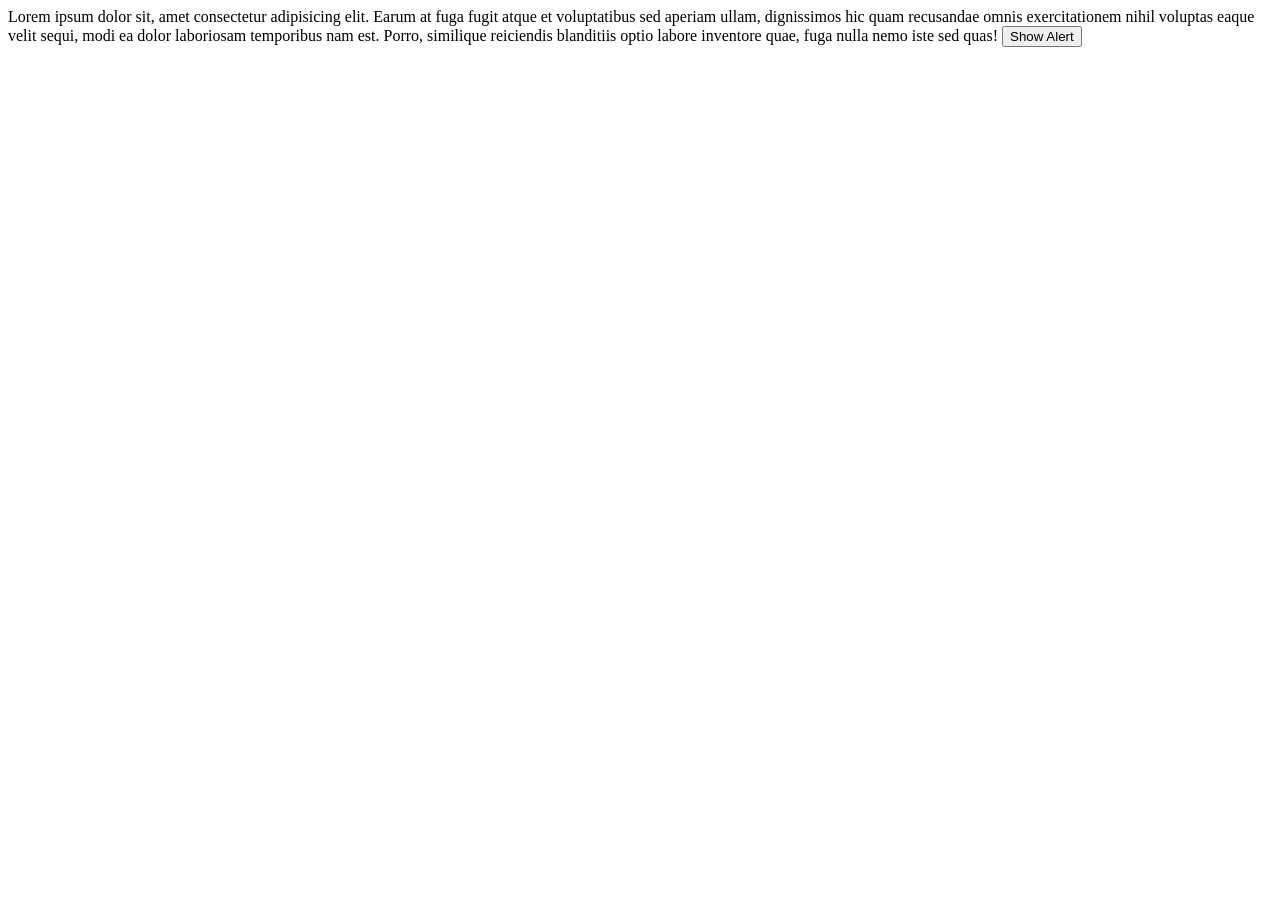
<file: shops_page/index.html>
<!DOCTYPE html>
<html lang="en">
  <head>
    <meta charset="UTF-8" />
    <meta name="viewport" content="width=device-width, initial-scale=1.0" />
    <link
    href="https://fonts.googleapis.com/css2?family=Gorditas&family=Open+Sans:wght@500&family=Playpen+Sans:wght@100;500&family=Poppins&display=swap"
    rel="stylesheet"
  />
    <title>_</title>
    <style>
      body {
        transition: filter 0.5s ease;
        font-family:;
      }
      .blur {
        filter:blur(5px)
      }
    </style>
  </head>
  <body>
    Lorem ipsum dolor sit, amet consectetur adipisicing elit. Earum at fuga
    fugit atque et voluptatibus sed aperiam ullam, dignissimos hic quam
    recusandae omnis exercitationem nihil voluptas eaque velit sequi, modi ea
    dolor laboriosam temporibus nam est. Porro, similique reiciendis blanditiis
    optio labore inventore quae, fuga nulla nemo iste sed quas!
    <script>
      function showAlert() {
        document.body.classList.add("blur");

        setTimeout(function () {
          alert("This is a pop-up alert!");
        }, 500);
      }
    </script>

    <button onclick="showAlert()">Show Alert</button>
  </body>
</html>
</file>
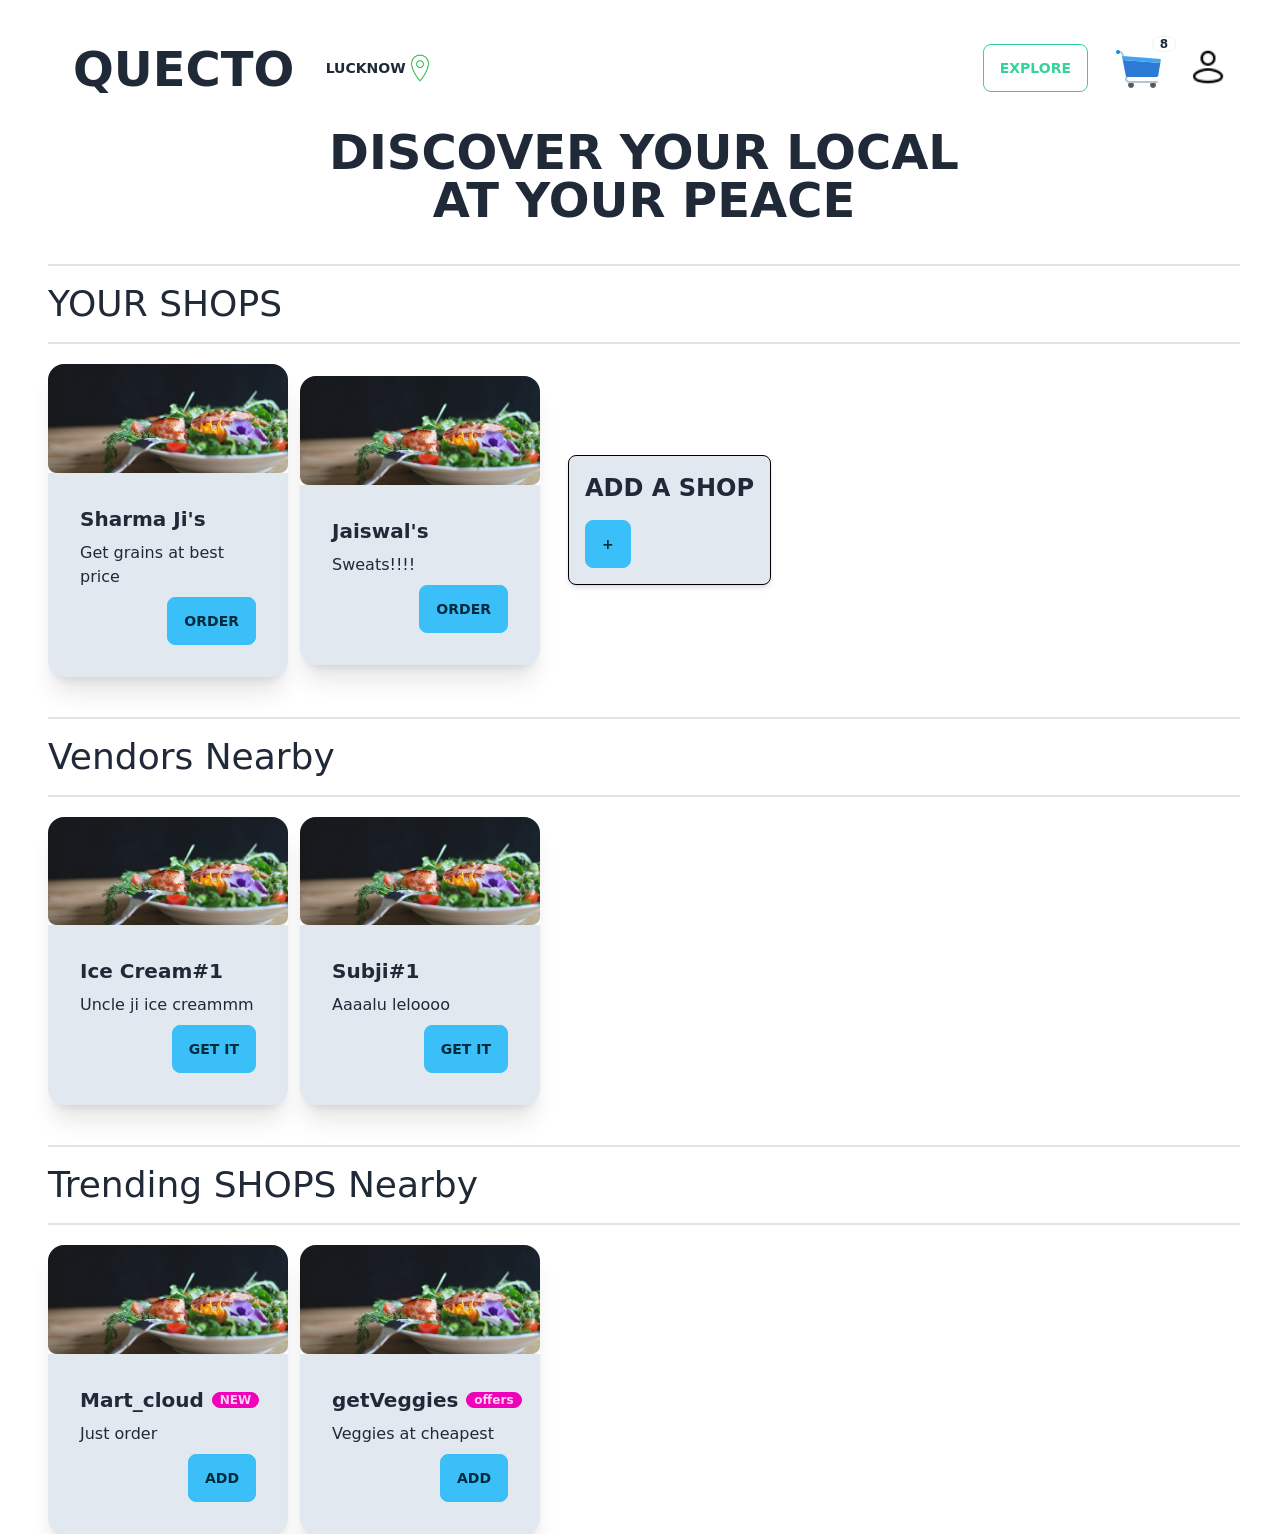
<file: shops_page/work/index.html>
<!DOCTYPE html>
<html lang="en" data-theme="light">
<head>
    <meta charset="UTF-8">
    <meta name="viewport" content="width=device-width, initial-scale=1.0">
    <link rel="stylesheet" href="styles.css">
    <title>DOCUMENT</title>
  <style>
    #overlay {
    position: fixed;
    top: 0;
    left: 0;
    width: 100%;
    height: 100%;
    background: rgba(0, 0, 0, 0.5); /* Semi-transparent background */
    backdrop-filter: blur(5px); /* Apply the blur effect */
    z-index: 49; /* Ensure it's above other content */
    display:none; /* Initially hidden */
  }

        #shops{
  border-top: 2px solid rgba(128, 128, 128, 0.233);
  border-bottom: 2px solid rgba(128, 128, 128, 0.233);
        }



  </style>

</head>
<body >
  <!-- blur karne wala div -->
  <div id="overlay"></div>  

          <div class="flex flex-col ml-12 mt-7 mr-10 justify-evenly">
            <!-- new header starts -->

           <div class="navbar rounded-lg first-letter: ">

            <div class=" w-full flex justify-between   md:w-1/3 ">
              <a class="btn btn-ghost grow text-5xl">QUECTO</a>
              <div class="dropdown dropdown-end hidden md:block">
                <label tabindex="0" class="btn btn-ghost ">
                  <div class="w-fit flex justify-center items-center">               
                    <p>
                      LUCKNOW
                    </p> <img src="icons8-location-50(1).png" class="w-7 h-7" />
                   
                  </div>
                </label>

                <ul tabindex="0" class="menu menu-md dropdown-content mt-3 z-[1] p-2 shadow bg-base-100 rounded-box w-52">
                  <li>
                    <a class="justify-between">
                      AUTO DETECT
                      <span class="badge">New</span>
                    </a>
                  </li>
                  <li><a>SAVED ADDRESS</a></li>
                  <li><a>TAKEAWAY</a></li>
                </ul>
              </div>
               <!-- hamburger menu starts -->
               <div class="drawer z-50 w-fit md:hidden ">
                <input id="my-drawer" type="checkbox" class="drawer-toggle" />
                <div class="drawer-content w-fit">
                  <!-- Page content here -->
                  <label for="my-drawer" class="btn btn-ghost drawer-button">
                    <img src="icons8-hamburger-50.png" alt="">
                  </label>
                </div> 
                <div class="drawer-side">
                  <label for="my-drawer" aria-label="close sidebar" class="drawer-overlay"></label>
                  <ul class="menu p-4 w-80 min-h-full bg-base-200 text-base-content">
                    <!-- Sidebar content here -->
                    <li><a>Profile</a></li>
                    <li><a>Location</a></li>
                    <li><a>Explore more</a></li>
                    
                  </ul>
                </div>
              </div>

              <!-- hamburger menu ends -->
            

            </div>

            <div class=" hidden md:flex md:justify-end md:w-2/3">

              <div class="buttonbox pr-5">
                

                <button class="btn btn-outline btn-success">Explore</button>
            </div>

              <div class="dropdown dropdown-end pr-3">
                <label tabindex="0" class="btn btn-ghost btn-lg btn-circle">
                  <div class="indicator">
                    <img src="icons8-cart-48.png">
                    <span class="badge badge-sm indicator-item">8</span>
                  </div>
                </label>

                <div tabindex="0" class="mt-3 z-[1] card card-compact dropdown-content w-52 bg-base-100 shadow">
                  <div class="card-body">
                    <span class="font-bold text-lg">8 Items</span>
                    <span class="text-info">Subtotal: $999</span>
                    <div class="card-actions">
                      <button class="btn btn-primary btn-block">View cart</button>
                    </div>
                  </div>
                </div>
              </div>

              <div class="dropdown dropdown-end">

                <label tabindex="0" class="btn btn-ghost btn-circle avatar">
                  <div class="w-10 rounded-full">
                    <img src="icons8-user-32.png" />
                  </div>
                </label>

                <ul tabindex="0" class="menu menu-md dropdown-content mt-3 z-[1] p-2 shadow bg-base-100 rounded-box w-52">
                  <li>
                    <a class="justify-between">
                      Profile
                      <span class="badge">New</span>
                    </a>
                  </li>
                  <li><a>Settings</a></li>
                  <li><a>Logout</a></li>
                </ul>
              </div>

            

            </div>
             
          </div>


            <!-- NEW HEADER ENDS -->

              <!-- heading  -->

           <div class="w-full flex flex-col justify-center items-center mt-5">
            
                <div class="w-fit">
                    <p class="text-5xl font-semibold">
                        DISCOVER YOUR LOCAL
                    </p>
                </div>
          
                <div class="w-fit">
                    <p class="text-5xl font-semibold">
                        AT YOUR PEACE
                    </p>
                </div>

           </div>


           <!-- ignore below -->

            <!-- 
           <div class="w-auto bg-black mt-4">
                    <img src="a guy on sofa p 1.png" alt="" class="h-96 w-full">
           </div> -->

            <!-- <div class="mt-5 flex w-1/2 justify-around items-center">
                <input type="text" placeholder="GENERAL STORES" class="input input-bordered input-info w-full max-w-xs input-lg" />
                <button class="btn btn-info btn-lg">SEARCH</button>
            </div> -->



            <div class="flex flex-col w-full mt-10 ">


                    <div class=" w-full  flex flex-col items-start " id="left">

                                <div class="flex h-20 w-full justify-start items-center" id="shops">
                                  <p class="text-4xl">YOUR SHOPS </p>
                                </div>

                     <div  class=" flex flex-col justify-center items-center md:flex md:flex-row w-full md:justify-start gap-3 mt-5">

                        <div>
                            <div class="card w-60 bg-slate-200 shadow-xl">
                                <figure><img src="food1.png" alt="Shoes" /></figure>
                                <div class="card-body">
                                  <h2 class="card-title">Sharma Ji's</h2>
                                  <p>Get grains at best price</p>
                                  <div class="card-actions justify-end">
                                    <button class="btn btn-info">Order</button>
                                  </div>
                                </div>
                              </div>
                        </div>

                        <div>
                            <div class="card w-60 bg-slate-200 shadow-xl">
                                <figure><img src="food1.png" alt="Shoes" /></figure>
                                <div class="card-body">
                                  <h2 class="card-title">Jaiswal's</h2>
                                  <p>Sweats!!!!</p>
                                  <div class="card-actions justify-end">
                                    <button class="btn btn-info">Order</button>
                                  </div>
                                </div>
                              </div>

                        </div>
                        <div>
                          <!-- <div class="card w-60 bg-base-100 shadow-xl">
                            <figure><img src="food1.png" alt="Shoes" /></figure>
                            <div class="card-body">
                              <h2 class="card-title">Jaiswal's</h2>
                              <p>Sweats!!!!</p>
                              <div class="card-actions justify-end">
                                <button class="btn btn-info">Order</button>
                              </div>
                            </div>
                          </div>
                        </div> -->
                        <div class="p-4">
                          <div class="bg-slate-200 rounded-lg p-4 shadow-md border-solid border-black border">
                              <h1 class="text-2xl font-semibold">ADD A SHOP</h1>
              
                              <button class="btn btn-info mt-4" id="openModal">+</button>
                          </div>
                      </div>
                
              </div> 



                    </div>
                          
                     </div>       
                      


                    </div>

                    <div class="w-full  flex flex-col items-start mt-10" id="right">

                      <div class="h-20 flex justify-start items-center w-full" id="shops">
                          <pl class="text-4xl">Vendors Nearby</p>
                        </div>

             <div  class="flex w-full justify-start gap-3 mt-5">

                <div>
                    <div class="card w-60 bg-slate-200 shadow-xl">
                        <figure><img src="food1.png" alt="Shoes" /></figure>
                        <div class="card-body">
                          <h2 class="card-title">Ice Cream#1</h2>
                          <p>Uncle ji ice creammm</p>
                          <div class="card-actions justify-end">
                            <button class="btn btn-info">Get it</button>
                          </div>
                        </div>
                      </div>
                </div>

                <div>
                    <div class="card w-60 bg-slate-200 shadow-xl">
                        <figure><img src="food1.png" alt="Shoes" /></figure>
                        <div class="card-body">
                          <h2 class="card-title">Subji#1</h2>
                          <p>Aaaalu leloooo</p>
                          <div class="card-actions justify-end">
                            <button class="btn btn-info">Get it</button>
                          </div>
                        </div>
                      </div>
                </div>
               
            </div>
                      
                      
                  </div>  

                  

                  <div class="w-full  flex flex-col items-start mt-10" id="right">

                    <div class="h-20 flex justify-start items-center w-full" id="shops">
                        <pl class="text-4xl">Trending SHOPS Nearby</p>
                      </div>

           <div  class="flex w-full justify-start gap-3 mt-5">

              <div>
                  <div class="card w-60 bg-slate-200 shadow-xl">
                      <figure><img src="food1.png" alt="Shoes" /></figure>
                      <div class="card-body">
                        <h2 class="card-title">Mart_cloud<div class="badge badge-sm badge-secondary">NEW</div></h2>
                        
                        <p>Just order</p> 
                        <div class="card-actions justify-end">
                          <button class="btn btn-info">ADD</button>
                        </div>
                      </div>
                    </div>
              </div>

              <div>
                  <div class="card w-60 bg-slate-200 shadow-xl">
                      <figure><img src="food1.png" alt="Shoes" /></figure>
                      <div class="card-body">
                        <h2 class="card-title">getVeggies <div class="badge badge-sm badge-secondary">offers</div> </h2>
                        <p>Veggies at cheapest</p>
                        <div class="card-actions justify-end">
                          <button class="btn btn-info">ADD</button>
                        </div>
                      </div>
                    </div>
              </div>
             
          </div>
                    
                    
                </div>   



            </div>



          </div>


          

            
                  <!-- popWindow defined here -->


                  <div class="bg-blue-200 z-50 hidden absolute top-1/3 left-1/3 rounded-2xl blur-0" id="popupForm">
                    <div class="bg-green-200 p-6 rounded-lg shadow-md w-96">
                     
                      <div class="w-full flex justify-between items-center">
                        <h1 class="text-2xl font-bold mb-4 text-center ">ENTER YOUR CODE</h1>
                        <button class="btn btn-square btn-info btn-sm mb-5 " id="cross">
                            X
                        </button>
                      </div>
    
                     
                      
                      <input type="text" placeholder="Type here" class="input input-bordered input-info w-full max-w-xs" />                  
                          <div class="text-center ">
                            <button class="btn btn-info mt-5">submit</button>
                      </div>
                    </div>
                    <footer class="text-center mt-4 text-green-600">
                      Use app to scan QR
                    </footer>
                  </div>
                  


                 
                  






            <script>


              const openPopupButton = document.getElementById('openModal');
              const popupForm = document.getElementById('popupForm');
              const cross = document.getElementById('cross');
              const overlay = document.getElementById('overlay');


openPopupButton.addEventListener('click', () => {
  
  // Toggle the hidden class to show/hide the form


  popupForm.classList.toggle('hidden');
  overlay.style.display="block";
  popupForm.classList.add('flex');
  popupForm.classList.add('flex-col');
  popupForm.classList.add('justify-center');
  popupForm.classList.add('items-center');
});
cross.addEventListener('click', () => {
  
  // Toggle the hidden class to show/hide the form
  popupForm.classList.toggle('hidden');
  overlay.style.display="none";
});
            

 </script>
            


  
    
</body>
</html>
</file>
<file: shops_page/work/styles.css>
/*
! tailwindcss v3.3.5 | MIT License | https://tailwindcss.com
*/

/*
1. Prevent padding and border from affecting element width. (https://github.com/mozdevs/cssremedy/issues/4)
2. Allow adding a border to an element by just adding a border-width. (https://github.com/tailwindcss/tailwindcss/pull/116)
*/

*,
::before,
::after {
  box-sizing: border-box;
  /* 1 */
  border-width: 0;
  /* 2 */
  border-style: solid;
  /* 2 */
  border-color: #e5e7eb;
  /* 2 */
}

::before,
::after {
  --tw-content: '';
}

/*
1. Use a consistent sensible line-height in all browsers.
2. Prevent adjustments of font size after orientation changes in iOS.
3. Use a more readable tab size.
4. Use the user's configured `sans` font-family by default.
5. Use the user's configured `sans` font-feature-settings by default.
6. Use the user's configured `sans` font-variation-settings by default.
*/

html {
  line-height: 1.5;
  /* 1 */
  -webkit-text-size-adjust: 100%;
  /* 2 */
  -moz-tab-size: 4;
  /* 3 */
  -o-tab-size: 4;
     tab-size: 4;
  /* 3 */
  font-family: ui-sans-serif, system-ui, -apple-system, BlinkMacSystemFont, "Segoe UI", Roboto, "Helvetica Neue", Arial, "Noto Sans", sans-serif, "Apple Color Emoji", "Segoe UI Emoji", "Segoe UI Symbol", "Noto Color Emoji";
  /* 4 */
  font-feature-settings: normal;
  /* 5 */
  font-variation-settings: normal;
  /* 6 */
}

/*
1. Remove the margin in all browsers.
2. Inherit line-height from `html` so users can set them as a class directly on the `html` element.
*/

body {
  margin: 0;
  /* 1 */
  line-height: inherit;
  /* 2 */
}

/*
1. Add the correct height in Firefox.
2. Correct the inheritance of border color in Firefox. (https://bugzilla.mozilla.org/show_bug.cgi?id=190655)
3. Ensure horizontal rules are visible by default.
*/

hr {
  height: 0;
  /* 1 */
  color: inherit;
  /* 2 */
  border-top-width: 1px;
  /* 3 */
}

/*
Add the correct text decoration in Chrome, Edge, and Safari.
*/

abbr:where([title]) {
  -webkit-text-decoration: underline dotted;
          text-decoration: underline dotted;
}

/*
Remove the default font size and weight for headings.
*/

h1,
h2,
h3,
h4,
h5,
h6 {
  font-size: inherit;
  font-weight: inherit;
}

/*
Reset links to optimize for opt-in styling instead of opt-out.
*/

a {
  color: inherit;
  text-decoration: inherit;
}

/*
Add the correct font weight in Edge and Safari.
*/

b,
strong {
  font-weight: bolder;
}

/*
1. Use the user's configured `mono` font family by default.
2. Correct the odd `em` font sizing in all browsers.
*/

code,
kbd,
samp,
pre {
  font-family: ui-monospace, SFMono-Regular, Menlo, Monaco, Consolas, "Liberation Mono", "Courier New", monospace;
  /* 1 */
  font-size: 1em;
  /* 2 */
}

/*
Add the correct font size in all browsers.
*/

small {
  font-size: 80%;
}

/*
Prevent `sub` and `sup` elements from affecting the line height in all browsers.
*/

sub,
sup {
  font-size: 75%;
  line-height: 0;
  position: relative;
  vertical-align: baseline;
}

sub {
  bottom: -0.25em;
}

sup {
  top: -0.5em;
}

/*
1. Remove text indentation from table contents in Chrome and Safari. (https://bugs.chromium.org/p/chromium/issues/detail?id=999088, https://bugs.webkit.org/show_bug.cgi?id=201297)
2. Correct table border color inheritance in all Chrome and Safari. (https://bugs.chromium.org/p/chromium/issues/detail?id=935729, https://bugs.webkit.org/show_bug.cgi?id=195016)
3. Remove gaps between table borders by default.
*/

table {
  text-indent: 0;
  /* 1 */
  border-color: inherit;
  /* 2 */
  border-collapse: collapse;
  /* 3 */
}

/*
1. Change the font styles in all browsers.
2. Remove the margin in Firefox and Safari.
3. Remove default padding in all browsers.
*/

button,
input,
optgroup,
select,
textarea {
  font-family: inherit;
  /* 1 */
  font-feature-settings: inherit;
  /* 1 */
  font-variation-settings: inherit;
  /* 1 */
  font-size: 100%;
  /* 1 */
  font-weight: inherit;
  /* 1 */
  line-height: inherit;
  /* 1 */
  color: inherit;
  /* 1 */
  margin: 0;
  /* 2 */
  padding: 0;
  /* 3 */
}

/*
Remove the inheritance of text transform in Edge and Firefox.
*/

button,
select {
  text-transform: none;
}

/*
1. Correct the inability to style clickable types in iOS and Safari.
2. Remove default button styles.
*/

button,
[type='button'],
[type='reset'],
[type='submit'] {
  -webkit-appearance: button;
  /* 1 */
  background-color: transparent;
  /* 2 */
  background-image: none;
  /* 2 */
}

/*
Use the modern Firefox focus style for all focusable elements.
*/

:-moz-focusring {
  outline: auto;
}

/*
Remove the additional `:invalid` styles in Firefox. (https://github.com/mozilla/gecko-dev/blob/2f9eacd9d3d995c937b4251a5557d95d494c9be1/layout/style/res/forms.css#L728-L737)
*/

:-moz-ui-invalid {
  box-shadow: none;
}

/*
Add the correct vertical alignment in Chrome and Firefox.
*/

progress {
  vertical-align: baseline;
}

/*
Correct the cursor style of increment and decrement buttons in Safari.
*/

::-webkit-inner-spin-button,
::-webkit-outer-spin-button {
  height: auto;
}

/*
1. Correct the odd appearance in Chrome and Safari.
2. Correct the outline style in Safari.
*/

[type='search'] {
  -webkit-appearance: textfield;
  /* 1 */
  outline-offset: -2px;
  /* 2 */
}

/*
Remove the inner padding in Chrome and Safari on macOS.
*/

::-webkit-search-decoration {
  -webkit-appearance: none;
}

/*
1. Correct the inability to style clickable types in iOS and Safari.
2. Change font properties to `inherit` in Safari.
*/

::-webkit-file-upload-button {
  -webkit-appearance: button;
  /* 1 */
  font: inherit;
  /* 2 */
}

/*
Add the correct display in Chrome and Safari.
*/

summary {
  display: list-item;
}

/*
Removes the default spacing and border for appropriate elements.
*/

blockquote,
dl,
dd,
h1,
h2,
h3,
h4,
h5,
h6,
hr,
figure,
p,
pre {
  margin: 0;
}

fieldset {
  margin: 0;
  padding: 0;
}

legend {
  padding: 0;
}

ol,
ul,
menu {
  list-style: none;
  margin: 0;
  padding: 0;
}

/*
Reset default styling for dialogs.
*/

dialog {
  padding: 0;
}

/*
Prevent resizing textareas horizontally by default.
*/

textarea {
  resize: vertical;
}

/*
1. Reset the default placeholder opacity in Firefox. (https://github.com/tailwindlabs/tailwindcss/issues/3300)
2. Set the default placeholder color to the user's configured gray 400 color.
*/

input::-moz-placeholder, textarea::-moz-placeholder {
  opacity: 1;
  /* 1 */
  color: #9ca3af;
  /* 2 */
}

input::placeholder,
textarea::placeholder {
  opacity: 1;
  /* 1 */
  color: #9ca3af;
  /* 2 */
}

/*
Set the default cursor for buttons.
*/

button,
[role="button"] {
  cursor: pointer;
}

/*
Make sure disabled buttons don't get the pointer cursor.
*/

:disabled {
  cursor: default;
}

/*
1. Make replaced elements `display: block` by default. (https://github.com/mozdevs/cssremedy/issues/14)
2. Add `vertical-align: middle` to align replaced elements more sensibly by default. (https://github.com/jensimmons/cssremedy/issues/14#issuecomment-634934210)
   This can trigger a poorly considered lint error in some tools but is included by design.
*/

img,
svg,
video,
canvas,
audio,
iframe,
embed,
object {
  display: block;
  /* 1 */
  vertical-align: middle;
  /* 2 */
}

/*
Constrain images and videos to the parent width and preserve their intrinsic aspect ratio. (https://github.com/mozdevs/cssremedy/issues/14)
*/

img,
video {
  max-width: 100%;
  height: auto;
}

/* Make elements with the HTML hidden attribute stay hidden by default */

[hidden] {
  display: none;
}

:root,
[data-theme] {
  background-color: hsl(var(--b1) / var(--tw-bg-opacity, 1));
  color: hsl(var(--bc) / var(--tw-text-opacity, 1));
}

html {
  -webkit-tap-highlight-color: transparent;
}

:root {
  color-scheme: light;
  --pf: 259 94% 44%;
  --sf: 314 100% 40%;
  --af: 174 75% 39%;
  --nf: 214 20% 14%;
  --in: 198 93% 60%;
  --su: 158 64% 52%;
  --wa: 43 96% 56%;
  --er: 0 91% 71%;
  --inc: 198 100% 12%;
  --suc: 158 100% 10%;
  --wac: 43 100% 11%;
  --erc: 0 100% 14%;
  --rounded-box: 1rem;
  --rounded-btn: 0.5rem;
  --rounded-badge: 1.9rem;
  --animation-btn: 0.25s;
  --animation-input: .2s;
  --btn-text-case: uppercase;
  --btn-focus-scale: 0.95;
  --border-btn: 1px;
  --tab-border: 1px;
  --tab-radius: 0.5rem;
  --p: 259 94% 51%;
  --pc: 259 96% 91%;
  --s: 314 100% 47%;
  --sc: 314 100% 91%;
  --a: 174 75% 46%;
  --ac: 174 75% 11%;
  --n: 214 20% 21%;
  --nc: 212 19% 87%;
  --b1: 0 0% 100%;
  --b2: 0 0% 95%;
  --b3: 180 2% 90%;
  --bc: 215 28% 17%;
}

@media (prefers-color-scheme: dark) {
  :root {
    color-scheme: dark;
    --pf: 262 80% 43%;
    --sf: 316 70% 43%;
    --af: 175 70% 34%;
    --in: 198 93% 60%;
    --su: 158 64% 52%;
    --wa: 43 96% 56%;
    --er: 0 91% 71%;
    --inc: 198 100% 12%;
    --suc: 158 100% 10%;
    --wac: 43 100% 11%;
    --erc: 0 100% 14%;
    --rounded-box: 1rem;
    --rounded-btn: 0.5rem;
    --rounded-badge: 1.9rem;
    --animation-btn: 0.25s;
    --animation-input: .2s;
    --btn-text-case: uppercase;
    --btn-focus-scale: 0.95;
    --border-btn: 1px;
    --tab-border: 1px;
    --tab-radius: 0.5rem;
    --p: 262 80% 50%;
    --pc: 0 0% 100%;
    --s: 316 70% 50%;
    --sc: 0 0% 100%;
    --a: 175 70% 41%;
    --ac: 0 0% 100%;
    --n: 213 18% 20%;
    --nf: 212 17% 17%;
    --nc: 220 13% 69%;
    --b1: 212 18% 14%;
    --b2: 213 18% 12%;
    --b3: 213 18% 10%;
    --bc: 220 13% 69%;
  }
}

[data-theme=light] {
  color-scheme: light;
  --pf: 259 94% 44%;
  --sf: 314 100% 40%;
  --af: 174 75% 39%;
  --nf: 214 20% 14%;
  --in: 198 93% 60%;
  --su: 158 64% 52%;
  --wa: 43 96% 56%;
  --er: 0 91% 71%;
  --inc: 198 100% 12%;
  --suc: 158 100% 10%;
  --wac: 43 100% 11%;
  --erc: 0 100% 14%;
  --rounded-box: 1rem;
  --rounded-btn: 0.5rem;
  --rounded-badge: 1.9rem;
  --animation-btn: 0.25s;
  --animation-input: .2s;
  --btn-text-case: uppercase;
  --btn-focus-scale: 0.95;
  --border-btn: 1px;
  --tab-border: 1px;
  --tab-radius: 0.5rem;
  --p: 259 94% 51%;
  --pc: 259 96% 91%;
  --s: 314 100% 47%;
  --sc: 314 100% 91%;
  --a: 174 75% 46%;
  --ac: 174 75% 11%;
  --n: 214 20% 21%;
  --nc: 212 19% 87%;
  --b1: 0 0% 100%;
  --b2: 0 0% 95%;
  --b3: 180 2% 90%;
  --bc: 215 28% 17%;
}

[data-theme=dark] {
  color-scheme: dark;
  --pf: 262 80% 43%;
  --sf: 316 70% 43%;
  --af: 175 70% 34%;
  --in: 198 93% 60%;
  --su: 158 64% 52%;
  --wa: 43 96% 56%;
  --er: 0 91% 71%;
  --inc: 198 100% 12%;
  --suc: 158 100% 10%;
  --wac: 43 100% 11%;
  --erc: 0 100% 14%;
  --rounded-box: 1rem;
  --rounded-btn: 0.5rem;
  --rounded-badge: 1.9rem;
  --animation-btn: 0.25s;
  --animation-input: .2s;
  --btn-text-case: uppercase;
  --btn-focus-scale: 0.95;
  --border-btn: 1px;
  --tab-border: 1px;
  --tab-radius: 0.5rem;
  --p: 262 80% 50%;
  --pc: 0 0% 100%;
  --s: 316 70% 50%;
  --sc: 0 0% 100%;
  --a: 175 70% 41%;
  --ac: 0 0% 100%;
  --n: 213 18% 20%;
  --nf: 212 17% 17%;
  --nc: 220 13% 69%;
  --b1: 212 18% 14%;
  --b2: 213 18% 12%;
  --b3: 213 18% 10%;
  --bc: 220 13% 69%;
}

*, ::before, ::after {
  --tw-border-spacing-x: 0;
  --tw-border-spacing-y: 0;
  --tw-translate-x: 0;
  --tw-translate-y: 0;
  --tw-rotate: 0;
  --tw-skew-x: 0;
  --tw-skew-y: 0;
  --tw-scale-x: 1;
  --tw-scale-y: 1;
  --tw-pan-x:  ;
  --tw-pan-y:  ;
  --tw-pinch-zoom:  ;
  --tw-scroll-snap-strictness: proximity;
  --tw-gradient-from-position:  ;
  --tw-gradient-via-position:  ;
  --tw-gradient-to-position:  ;
  --tw-ordinal:  ;
  --tw-slashed-zero:  ;
  --tw-numeric-figure:  ;
  --tw-numeric-spacing:  ;
  --tw-numeric-fraction:  ;
  --tw-ring-inset:  ;
  --tw-ring-offset-width: 0px;
  --tw-ring-offset-color: #fff;
  --tw-ring-color: rgb(59 130 246 / 0.5);
  --tw-ring-offset-shadow: 0 0 #0000;
  --tw-ring-shadow: 0 0 #0000;
  --tw-shadow: 0 0 #0000;
  --tw-shadow-colored: 0 0 #0000;
  --tw-blur:  ;
  --tw-brightness:  ;
  --tw-contrast:  ;
  --tw-grayscale:  ;
  --tw-hue-rotate:  ;
  --tw-invert:  ;
  --tw-saturate:  ;
  --tw-sepia:  ;
  --tw-drop-shadow:  ;
  --tw-backdrop-blur:  ;
  --tw-backdrop-brightness:  ;
  --tw-backdrop-contrast:  ;
  --tw-backdrop-grayscale:  ;
  --tw-backdrop-hue-rotate:  ;
  --tw-backdrop-invert:  ;
  --tw-backdrop-opacity:  ;
  --tw-backdrop-saturate:  ;
  --tw-backdrop-sepia:  ;
}

::backdrop {
  --tw-border-spacing-x: 0;
  --tw-border-spacing-y: 0;
  --tw-translate-x: 0;
  --tw-translate-y: 0;
  --tw-rotate: 0;
  --tw-skew-x: 0;
  --tw-skew-y: 0;
  --tw-scale-x: 1;
  --tw-scale-y: 1;
  --tw-pan-x:  ;
  --tw-pan-y:  ;
  --tw-pinch-zoom:  ;
  --tw-scroll-snap-strictness: proximity;
  --tw-gradient-from-position:  ;
  --tw-gradient-via-position:  ;
  --tw-gradient-to-position:  ;
  --tw-ordinal:  ;
  --tw-slashed-zero:  ;
  --tw-numeric-figure:  ;
  --tw-numeric-spacing:  ;
  --tw-numeric-fraction:  ;
  --tw-ring-inset:  ;
  --tw-ring-offset-width: 0px;
  --tw-ring-offset-color: #fff;
  --tw-ring-color: rgb(59 130 246 / 0.5);
  --tw-ring-offset-shadow: 0 0 #0000;
  --tw-ring-shadow: 0 0 #0000;
  --tw-shadow: 0 0 #0000;
  --tw-shadow-colored: 0 0 #0000;
  --tw-blur:  ;
  --tw-brightness:  ;
  --tw-contrast:  ;
  --tw-grayscale:  ;
  --tw-hue-rotate:  ;
  --tw-invert:  ;
  --tw-saturate:  ;
  --tw-sepia:  ;
  --tw-drop-shadow:  ;
  --tw-backdrop-blur:  ;
  --tw-backdrop-brightness:  ;
  --tw-backdrop-contrast:  ;
  --tw-backdrop-grayscale:  ;
  --tw-backdrop-hue-rotate:  ;
  --tw-backdrop-invert:  ;
  --tw-backdrop-opacity:  ;
  --tw-backdrop-saturate:  ;
  --tw-backdrop-sepia:  ;
}

.avatar {
  position: relative;
  display: inline-flex;
}

.avatar > div {
  display: block;
  aspect-ratio: 1 / 1;
  overflow: hidden;
}

.avatar img {
  height: 100%;
  width: 100%;
  -o-object-fit: cover;
     object-fit: cover;
}

.avatar.placeholder > div {
  display: flex;
  align-items: center;
  justify-content: center;
}

.badge {
  display: inline-flex;
  align-items: center;
  justify-content: center;
  transition-property: color, background-color, border-color, text-decoration-color, fill, stroke, opacity, box-shadow, transform, filter, -webkit-backdrop-filter;
  transition-property: color, background-color, border-color, text-decoration-color, fill, stroke, opacity, box-shadow, transform, filter, backdrop-filter;
  transition-property: color, background-color, border-color, text-decoration-color, fill, stroke, opacity, box-shadow, transform, filter, backdrop-filter, -webkit-backdrop-filter;
  transition-timing-function: cubic-bezier(0.4, 0, 0.2, 1);
  transition-timing-function: cubic-bezier(0, 0, 0.2, 1);
  transition-duration: 200ms;
  height: 1.25rem;
  font-size: 0.875rem;
  line-height: 1.25rem;
  width: -moz-fit-content;
  width: fit-content;
  padding-left: 0.563rem;
  padding-right: 0.563rem;
  border-width: 1px;
  --tw-border-opacity: 1;
  border-color: hsl(var(--b2) / var(--tw-border-opacity));
  --tw-bg-opacity: 1;
  background-color: hsl(var(--b1) / var(--tw-bg-opacity));
  --tw-text-opacity: 1;
  color: hsl(var(--bc) / var(--tw-text-opacity));
  border-radius: var(--rounded-badge, 1.9rem);
}

@media (hover:hover) {
  .label a:hover {
    --tw-text-opacity: 1;
    color: hsl(var(--bc) / var(--tw-text-opacity));
  }

  .menu li > *:not(ul):not(.menu-title):not(details):active,
.menu li > *:not(ul):not(.menu-title):not(details).active,
.menu li > details > summary:active {
    --tw-bg-opacity: 1;
    background-color: hsl(var(--n) / var(--tw-bg-opacity));
    --tw-text-opacity: 1;
    color: hsl(var(--nc) / var(--tw-text-opacity));
  }
}

.btn {
  display: inline-flex;
  flex-shrink: 0;
  cursor: pointer;
  -webkit-user-select: none;
     -moz-user-select: none;
          user-select: none;
  flex-wrap: wrap;
  align-items: center;
  justify-content: center;
  border-color: transparent;
  border-color: hsl(var(--b2) / var(--tw-border-opacity));
  text-align: center;
  transition-property: color, background-color, border-color, text-decoration-color, fill, stroke, opacity, box-shadow, transform, filter, -webkit-backdrop-filter;
  transition-property: color, background-color, border-color, text-decoration-color, fill, stroke, opacity, box-shadow, transform, filter, backdrop-filter;
  transition-property: color, background-color, border-color, text-decoration-color, fill, stroke, opacity, box-shadow, transform, filter, backdrop-filter, -webkit-backdrop-filter;
  transition-timing-function: cubic-bezier(0.4, 0, 0.2, 1);
  transition-timing-function: cubic-bezier(0, 0, 0.2, 1);
  transition-duration: 200ms;
  border-radius: var(--rounded-btn, 0.5rem);
  height: 3rem;
  padding-left: 1rem;
  padding-right: 1rem;
  min-height: 3rem;
  font-size: 0.875rem;
  line-height: 1em;
  gap: 0.5rem;
  font-weight: 600;
  text-decoration-line: none;
  border-width: var(--border-btn, 1px);
  animation: button-pop var(--animation-btn, 0.25s) ease-out;
  text-transform: var(--btn-text-case, uppercase);
  --tw-border-opacity: 1;
  --tw-bg-opacity: 1;
  background-color: hsl(var(--b2) / var(--tw-bg-opacity));
  --tw-text-opacity: 1;
  color: hsl(var(--bc) / var(--tw-text-opacity));
  outline-color: hsl(var(--bc) / 1);
}

.btn-disabled,
  .btn[disabled],
  .btn:disabled {
  pointer-events: none;
}

.btn-square {
  height: 3rem;
  width: 3rem;
  padding: 0px;
}

.btn-circle {
  height: 3rem;
  width: 3rem;
  border-radius: 9999px;
  padding: 0px;
}

.btn-group > input[type="radio"].btn {
  -webkit-appearance: none;
     -moz-appearance: none;
          appearance: none;
}

.btn-group > input[type="radio"].btn:before {
  content: attr(data-title);
}

.btn:is(input[type="checkbox"]),
.btn:is(input[type="radio"]) {
  width: auto;
  -webkit-appearance: none;
     -moz-appearance: none;
          appearance: none;
}

.btn:is(input[type="checkbox"]):after,
.btn:is(input[type="radio"]):after {
  --tw-content: attr(aria-label);
  content: var(--tw-content);
}

.card {
  position: relative;
  display: flex;
  flex-direction: column;
  border-radius: var(--rounded-box, 1rem);
}

.card:focus {
  outline: 2px solid transparent;
  outline-offset: 2px;
}

.card-body {
  display: flex;
  flex: 1 1 auto;
  flex-direction: column;
  padding: var(--padding-card, 2rem);
  gap: 0.5rem;
}

.card-body :where(p) {
  flex-grow: 1;
}

.card-actions {
  display: flex;
  flex-wrap: wrap;
  align-items: flex-start;
  gap: 0.5rem;
}

.card figure {
  display: flex;
  align-items: center;
  justify-content: center;
}

.card.image-full {
  display: grid;
}

.card.image-full:before {
  position: relative;
  content: "";
  z-index: 10;
  --tw-bg-opacity: 1;
  background-color: hsl(var(--n) / var(--tw-bg-opacity));
  opacity: 0.75;
  border-radius: var(--rounded-box, 1rem);
}

.card.image-full:before,
    .card.image-full > * {
  grid-column-start: 1;
  grid-row-start: 1;
}

.card.image-full > figure img {
  height: 100%;
  -o-object-fit: cover;
     object-fit: cover;
}

.card.image-full > .card-body {
  position: relative;
  z-index: 20;
  --tw-text-opacity: 1;
  color: hsl(var(--nc) / var(--tw-text-opacity));
}

.checkbox {
  flex-shrink: 0;
  --chkbg: var(--bc);
  --chkfg: var(--b1);
  height: 1.5rem;
  width: 1.5rem;
  cursor: pointer;
  -webkit-appearance: none;
     -moz-appearance: none;
          appearance: none;
  border-width: 1px;
  border-color: hsl(var(--bc) / var(--tw-border-opacity));
  --tw-border-opacity: 0.2;
  border-radius: var(--rounded-btn, 0.5rem);
}

.drawer {
  position: relative;
  display: grid;
  grid-auto-columns: max-content auto;
  width: 100%;
}

.drawer-content {
  grid-column-start: 2;
  grid-row-start: 1;
}

.drawer-side {
  pointer-events: none;
  position: fixed;
  left: 0px;
  top: 0px;
  grid-column-start: 1;
  grid-row-start: 1;
  display: grid;
  width: 100%;
  grid-template-columns: repeat(1, minmax(0, 1fr));
  grid-template-rows: repeat(1, minmax(0, 1fr));
  align-items: flex-start;
  justify-items: start;
  overflow-y: auto;
  overscroll-behavior: contain;
  height: 100vh;
  height: 100dvh;
  scrollbar-width: none;
}

.drawer-side::-webkit-scrollbar {
  display: none;
}

.drawer-side > .drawer-overlay {
  position: sticky;
  top: 0px;
  place-self: stretch;
  cursor: pointer;
  background-color: transparent;
  transition-property: color, background-color, border-color, text-decoration-color, fill, stroke;
  transition-timing-function: cubic-bezier(0.4, 0, 0.2, 1);
  transition-timing-function: cubic-bezier(0, 0, 0.2, 1);
  transition-duration: 200ms;
}

.drawer-side > * {
  grid-column-start: 1;
  grid-row-start: 1;
}

.drawer-side > *:not(.drawer-overlay) {
  transition-property: color, background-color, border-color, text-decoration-color, fill, stroke, opacity, box-shadow, transform, filter, -webkit-backdrop-filter;
  transition-property: color, background-color, border-color, text-decoration-color, fill, stroke, opacity, box-shadow, transform, filter, backdrop-filter;
  transition-property: color, background-color, border-color, text-decoration-color, fill, stroke, opacity, box-shadow, transform, filter, backdrop-filter, -webkit-backdrop-filter;
  transition-timing-function: cubic-bezier(0.4, 0, 0.2, 1);
  transition-timing-function: cubic-bezier(0, 0, 0.2, 1);
  transition-duration: 300ms;
  transform: translateX(-100%);
}

[dir="rtl"] .drawer-side > *:not(.drawer-overlay) {
  transform: translateX(-100%);
}

.drawer-toggle {
  position: fixed;
  height: 0px;
  width: 0px;
  -webkit-appearance: none;
     -moz-appearance: none;
          appearance: none;
  opacity: 0;
}

.drawer-toggle:checked ~ .drawer-side {
  pointer-events: auto;
  visibility: visible;
}

.drawer-toggle:checked ~ .drawer-side > *:not(.drawer-overlay) {
  transform: translateX(0%);
}

.drawer-end .drawer-toggle ~ .drawer-content {
  grid-column-start: 1;
}

.drawer-end .drawer-toggle ~ .drawer-side {
  grid-column-start: 2;
  justify-items: end;
}

.drawer-end .drawer-toggle ~ .drawer-side > *:not(.drawer-overlay) {
  transform: translateX(100%);
}

.drawer-end .drawer-toggle:checked ~ .drawer-side > *:not(.drawer-overlay) {
  transform: translateX(0%);
}

.dropdown {
  position: relative;
  display: inline-block;
}

.dropdown > *:not(summary):focus {
  outline: 2px solid transparent;
  outline-offset: 2px;
}

.dropdown .dropdown-content {
  position: absolute;
}

.dropdown:is(:not(details)) .dropdown-content {
  visibility: hidden;
  opacity: 0;
  transform-origin: top;
  --tw-scale-x: .95;
  --tw-scale-y: .95;
  transform: translate(var(--tw-translate-x), var(--tw-translate-y)) rotate(var(--tw-rotate)) skewX(var(--tw-skew-x)) skewY(var(--tw-skew-y)) scaleX(var(--tw-scale-x)) scaleY(var(--tw-scale-y));
  transition-property: color, background-color, border-color, text-decoration-color, fill, stroke, opacity, box-shadow, transform, filter, -webkit-backdrop-filter;
  transition-property: color, background-color, border-color, text-decoration-color, fill, stroke, opacity, box-shadow, transform, filter, backdrop-filter;
  transition-property: color, background-color, border-color, text-decoration-color, fill, stroke, opacity, box-shadow, transform, filter, backdrop-filter, -webkit-backdrop-filter;
  transition-timing-function: cubic-bezier(0.4, 0, 0.2, 1);
  transition-timing-function: cubic-bezier(0, 0, 0.2, 1);
  transition-duration: 200ms;
}

.dropdown-end .dropdown-content {
  right: 0px;
}

.dropdown-left .dropdown-content {
  bottom: auto;
  right: 100%;
  top: 0px;
  transform-origin: right;
}

.dropdown-right .dropdown-content {
  bottom: auto;
  left: 100%;
  top: 0px;
  transform-origin: left;
}

.dropdown-bottom .dropdown-content {
  bottom: auto;
  top: 100%;
  transform-origin: top;
}

.dropdown-top .dropdown-content {
  bottom: 100%;
  top: auto;
  transform-origin: bottom;
}

.dropdown-end.dropdown-right .dropdown-content {
  bottom: 0px;
  top: auto;
}

.dropdown-end.dropdown-left .dropdown-content {
  bottom: 0px;
  top: auto;
}

.dropdown.dropdown-open .dropdown-content,
.dropdown:not(.dropdown-hover):focus .dropdown-content,
.dropdown:focus-within .dropdown-content {
  visibility: visible;
  opacity: 1;
}

@media (hover: hover) {
  .dropdown.dropdown-hover:hover .dropdown-content {
    visibility: visible;
    opacity: 1;
  }

  .btn:hover {
    --tw-border-opacity: 1;
    border-color: hsl(var(--b3) / var(--tw-border-opacity));
    --tw-bg-opacity: 1;
    background-color: hsl(var(--b3) / var(--tw-bg-opacity));
  }

  .btn-primary:hover {
    --tw-border-opacity: 1;
    border-color: hsl(var(--pf) / var(--tw-border-opacity));
    --tw-bg-opacity: 1;
    background-color: hsl(var(--pf) / var(--tw-bg-opacity));
  }

  .btn-info:hover {
    --tw-border-opacity: 1;
    border-color: hsl(var(--in) / var(--tw-border-opacity));
    --tw-bg-opacity: 1;
    background-color: hsl(var(--in) / var(--tw-bg-opacity));
  }

  .btn-success:hover {
    --tw-border-opacity: 1;
    border-color: hsl(var(--su) / var(--tw-border-opacity));
    --tw-bg-opacity: 1;
    background-color: hsl(var(--su) / var(--tw-bg-opacity));
  }

  .btn.glass:hover {
    --glass-opacity: 25%;
    --glass-border-opacity: 15%;
  }

  .btn-ghost:hover {
    --tw-border-opacity: 0;
    background-color: hsl(var(--bc) / var(--tw-bg-opacity));
    --tw-bg-opacity: 0.2;
  }

  .btn-outline:hover {
    --tw-border-opacity: 1;
    border-color: hsl(var(--bc) / var(--tw-border-opacity));
    --tw-bg-opacity: 1;
    background-color: hsl(var(--bc) / var(--tw-bg-opacity));
    --tw-text-opacity: 1;
    color: hsl(var(--b1) / var(--tw-text-opacity));
  }

  .btn-outline.btn-primary:hover {
    --tw-border-opacity: 1;
    border-color: hsl(var(--pf) / var(--tw-border-opacity));
    --tw-bg-opacity: 1;
    background-color: hsl(var(--pf) / var(--tw-bg-opacity));
    --tw-text-opacity: 1;
    color: hsl(var(--pc) / var(--tw-text-opacity));
  }

  .btn-outline.btn-secondary:hover {
    --tw-border-opacity: 1;
    border-color: hsl(var(--sf) / var(--tw-border-opacity));
    --tw-bg-opacity: 1;
    background-color: hsl(var(--sf) / var(--tw-bg-opacity));
    --tw-text-opacity: 1;
    color: hsl(var(--sc) / var(--tw-text-opacity));
  }

  .btn-outline.btn-accent:hover {
    --tw-border-opacity: 1;
    border-color: hsl(var(--af) / var(--tw-border-opacity));
    --tw-bg-opacity: 1;
    background-color: hsl(var(--af) / var(--tw-bg-opacity));
    --tw-text-opacity: 1;
    color: hsl(var(--ac) / var(--tw-text-opacity));
  }

  .btn-outline.btn-success:hover {
    --tw-border-opacity: 1;
    border-color: hsl(var(--su) / var(--tw-border-opacity));
    --tw-bg-opacity: 1;
    background-color: hsl(var(--su) / var(--tw-bg-opacity));
    --tw-text-opacity: 1;
    color: hsl(var(--suc) / var(--tw-text-opacity));
  }

  .btn-outline.btn-info:hover {
    --tw-border-opacity: 1;
    border-color: hsl(var(--in) / var(--tw-border-opacity));
    --tw-bg-opacity: 1;
    background-color: hsl(var(--in) / var(--tw-bg-opacity));
    --tw-text-opacity: 1;
    color: hsl(var(--inc) / var(--tw-text-opacity));
  }

  .btn-outline.btn-warning:hover {
    --tw-border-opacity: 1;
    border-color: hsl(var(--wa) / var(--tw-border-opacity));
    --tw-bg-opacity: 1;
    background-color: hsl(var(--wa) / var(--tw-bg-opacity));
    --tw-text-opacity: 1;
    color: hsl(var(--wac) / var(--tw-text-opacity));
  }

  .btn-outline.btn-error:hover {
    --tw-border-opacity: 1;
    border-color: hsl(var(--er) / var(--tw-border-opacity));
    --tw-bg-opacity: 1;
    background-color: hsl(var(--er) / var(--tw-bg-opacity));
    --tw-text-opacity: 1;
    color: hsl(var(--erc) / var(--tw-text-opacity));
  }

  .btn-disabled:hover,
    .btn[disabled]:hover,
    .btn:disabled:hover {
    --tw-border-opacity: 0;
    background-color: hsl(var(--n) / var(--tw-bg-opacity));
    --tw-bg-opacity: 0.2;
    color: hsl(var(--bc) / var(--tw-text-opacity));
    --tw-text-opacity: 0.2;
  }

  .btn:is(input[type="checkbox"]:checked):hover, .btn:is(input[type="radio"]:checked):hover {
    --tw-border-opacity: 1;
    border-color: hsl(var(--pf) / var(--tw-border-opacity));
    --tw-bg-opacity: 1;
    background-color: hsl(var(--pf) / var(--tw-bg-opacity));
  }

  .dropdown.dropdown-hover:hover .dropdown-content {
    --tw-scale-x: 1;
    --tw-scale-y: 1;
    transform: translate(var(--tw-translate-x), var(--tw-translate-y)) rotate(var(--tw-rotate)) skewX(var(--tw-skew-x)) skewY(var(--tw-skew-y)) scaleX(var(--tw-scale-x)) scaleY(var(--tw-scale-y));
  }

  :where(.menu li:not(.menu-title):not(.disabled) > *:not(ul):not(details):not(.menu-title)):not(.active):hover, :where(.menu li:not(.menu-title):not(.disabled) > details > summary:not(.menu-title)):not(.active):hover {
    cursor: pointer;
    background-color: hsl(var(--bc) / 0.1);
    --tw-text-opacity: 1;
    color: hsl(var(--bc) / var(--tw-text-opacity));
    outline: 2px solid transparent;
    outline-offset: 2px;
  }
}

.dropdown:is(details) summary::-webkit-details-marker {
  display: none;
}

.footer {
  display: grid;
  width: 100%;
  grid-auto-flow: row;
  place-items: start;
  -moz-column-gap: 1rem;
       column-gap: 1rem;
  row-gap: 2.5rem;
  font-size: 0.875rem;
  line-height: 1.25rem;
}

.footer > * {
  display: grid;
  place-items: start;
  gap: 0.5rem;
}

@media (min-width: 48rem) {
  .footer {
    grid-auto-flow: column;
  }

  .footer-center {
    grid-auto-flow: row dense;
  }
}

.label {
  display: flex;
  -webkit-user-select: none;
     -moz-user-select: none;
          user-select: none;
  align-items: center;
  justify-content: space-between;
  padding-left: 0.25rem;
  padding-right: 0.25rem;
  padding-top: 0.5rem;
  padding-bottom: 0.5rem;
}

.indicator {
  position: relative;
  display: inline-flex;
  width: -moz-max-content;
  width: max-content;
}

.indicator :where(.indicator-item) {
  z-index: 1;
  position: absolute;
  transform: translate(var(--tw-translate-x), var(--tw-translate-y)) rotate(var(--tw-rotate)) skewX(var(--tw-skew-x)) skewY(var(--tw-skew-y)) scaleX(var(--tw-scale-x)) scaleY(var(--tw-scale-y));
  white-space: nowrap;
}

.input {
  flex-shrink: 1;
  height: 3rem;
  padding-left: 1rem;
  padding-right: 1rem;
  font-size: 1rem;
  line-height: 2;
  line-height: 1.5rem;
  border-width: 1px;
  border-color: hsl(var(--bc) / var(--tw-border-opacity));
  --tw-border-opacity: 0;
  --tw-bg-opacity: 1;
  background-color: hsl(var(--b1) / var(--tw-bg-opacity));
  border-radius: var(--rounded-btn, 0.5rem);
}

.input-group > .input {
  isolation: isolate;
}

.input-group > *,
  .input-group > .input,
  .input-group > .textarea,
  .input-group > .select {
  border-radius: 0px;
}

.join .dropdown .join-item:first-child:not(:last-child),
  .join *:first-child:not(:last-child) .dropdown .join-item {
  border-start-end-radius: inherit;
  border-end-end-radius: inherit;
}

.link {
  cursor: pointer;
  text-decoration-line: underline;
}

.menu {
  display: flex;
  flex-direction: column;
  flex-wrap: wrap;
  font-size: 0.875rem;
  line-height: 1.25rem;
  padding: 0.5rem;
}

.menu :where(li ul) {
  position: relative;
  white-space: nowrap;
  margin-left: 1rem;
  padding-left: 0.5rem;
}

.menu :where(li:not(.menu-title) > *:not(ul):not(details):not(.menu-title)),
  .menu :where(li:not(.menu-title) > details > summary:not(.menu-title)) {
  display: grid;
  grid-auto-flow: column;
  align-content: flex-start;
  align-items: center;
  gap: 0.5rem;
  grid-auto-columns: minmax(auto, max-content) auto max-content;
  -webkit-user-select: none;
     -moz-user-select: none;
          user-select: none;
}

.menu li.disabled {
  cursor: not-allowed;
  -webkit-user-select: none;
     -moz-user-select: none;
          user-select: none;
  color: hsl(var(--bc) / 0.3);
}

.menu :where(li > .menu-dropdown:not(.menu-dropdown-show)) {
  display: none;
}

:where(.menu li) {
  position: relative;
  display: flex;
  flex-shrink: 0;
  flex-direction: column;
  flex-wrap: wrap;
  align-items: stretch;
}

:where(.menu li) .badge {
  justify-self: end;
}

.navbar {
  display: flex;
  align-items: center;
  padding: var(--navbar-padding, 0.5rem);
  min-height: 4rem;
  width: 100%;
}

:where(.navbar > *) {
  display: inline-flex;
  align-items: center;
}

.toggle {
  flex-shrink: 0;
  --tglbg: hsl(var(--b1));
  --handleoffset: 1.5rem;
  --handleoffsetcalculator: calc(var(--handleoffset) * -1);
  --togglehandleborder: 0 0;
  height: 1.5rem;
  width: 3rem;
  cursor: pointer;
  -webkit-appearance: none;
     -moz-appearance: none;
          appearance: none;
  border-width: 1px;
  border-color: hsl(var(--bc) / var(--tw-border-opacity));
  --tw-border-opacity: 0.2;
  background-color: hsl(var(--bc) / var(--tw-bg-opacity));
  --tw-bg-opacity: 0.5;
  border-radius: var(--rounded-badge, 1.9rem);
  transition: background,
    box-shadow var(--animation-input, 0.2s) ease-out;
  box-shadow: var(--handleoffsetcalculator) 0 0 2px var(--tglbg) inset,
    0 0 0 2px var(--tglbg) inset,
    var(--togglehandleborder);
}

.avatar-group :where(.avatar) {
  overflow: hidden;
  border-radius: 9999px;
  border-width: 4px;
  --tw-border-opacity: 1;
  border-color: hsl(var(--b1) / var(--tw-border-opacity));
}

.badge-secondary {
  --tw-border-opacity: 1;
  border-color: hsl(var(--s) / var(--tw-border-opacity));
  --tw-bg-opacity: 1;
  background-color: hsl(var(--s) / var(--tw-bg-opacity));
  --tw-text-opacity: 1;
  color: hsl(var(--sc) / var(--tw-text-opacity));
}

.badge-outline.badge-secondary {
  --tw-text-opacity: 1;
  color: hsl(var(--s) / var(--tw-text-opacity));
}

.btm-nav > * .label {
  font-size: 1rem;
  line-height: 1.5rem;
}

.btn:active:hover,
  .btn:active:focus {
  animation: button-pop 0s ease-out;
  transform: scale(var(--btn-focus-scale, 0.97));
}

.btn:focus-visible {
  outline-style: solid;
  outline-width: 2px;
  outline-offset: 2px;
}

.btn-primary {
  --tw-border-opacity: 1;
  border-color: hsl(var(--p) / var(--tw-border-opacity));
  --tw-bg-opacity: 1;
  background-color: hsl(var(--p) / var(--tw-bg-opacity));
  --tw-text-opacity: 1;
  color: hsl(var(--pc) / var(--tw-text-opacity));
  outline-color: hsl(var(--p) / 1);
}

.btn-primary.btn-active {
  --tw-border-opacity: 1;
  border-color: hsl(var(--pf) / var(--tw-border-opacity));
  --tw-bg-opacity: 1;
  background-color: hsl(var(--pf) / var(--tw-bg-opacity));
}

.btn-info {
  --tw-border-opacity: 1;
  border-color: hsl(var(--in) / var(--tw-border-opacity));
  --tw-bg-opacity: 1;
  background-color: hsl(var(--in) / var(--tw-bg-opacity));
  --tw-text-opacity: 1;
  color: hsl(var(--inc) / var(--tw-text-opacity));
  outline-color: hsl(var(--in) / 1);
}

.btn-info.btn-active {
  --tw-border-opacity: 1;
  border-color: hsl(var(--in) / var(--tw-border-opacity));
  --tw-bg-opacity: 1;
  background-color: hsl(var(--in) / var(--tw-bg-opacity));
}

.btn-success {
  --tw-border-opacity: 1;
  border-color: hsl(var(--su) / var(--tw-border-opacity));
  --tw-bg-opacity: 1;
  background-color: hsl(var(--su) / var(--tw-bg-opacity));
  --tw-text-opacity: 1;
  color: hsl(var(--suc) / var(--tw-text-opacity));
  outline-color: hsl(var(--su) / 1);
}

.btn-success.btn-active {
  --tw-border-opacity: 1;
  border-color: hsl(var(--su) / var(--tw-border-opacity));
  --tw-bg-opacity: 1;
  background-color: hsl(var(--su) / var(--tw-bg-opacity));
}

.btn.glass {
  --tw-shadow: 0 0 #0000;
  --tw-shadow-colored: 0 0 #0000;
  box-shadow: var(--tw-ring-offset-shadow, 0 0 #0000), var(--tw-ring-shadow, 0 0 #0000), var(--tw-shadow);
  outline-color: currentColor;
}

.btn.glass.btn-active {
  --glass-opacity: 25%;
  --glass-border-opacity: 15%;
}

.btn-ghost {
  border-width: 1px;
  border-color: transparent;
  background-color: transparent;
  color: currentColor;
  --tw-shadow: 0 0 #0000;
  --tw-shadow-colored: 0 0 #0000;
  box-shadow: var(--tw-ring-offset-shadow, 0 0 #0000), var(--tw-ring-shadow, 0 0 #0000), var(--tw-shadow);
  outline-color: currentColor;
}

.btn-ghost.btn-active {
  --tw-border-opacity: 0;
  background-color: hsl(var(--bc) / var(--tw-bg-opacity));
  --tw-bg-opacity: 0.2;
}

.btn-outline {
  border-color: currentColor;
  background-color: transparent;
  --tw-text-opacity: 1;
  color: hsl(var(--bc) / var(--tw-text-opacity));
  --tw-shadow: 0 0 #0000;
  --tw-shadow-colored: 0 0 #0000;
  box-shadow: var(--tw-ring-offset-shadow, 0 0 #0000), var(--tw-ring-shadow, 0 0 #0000), var(--tw-shadow);
}

.btn-outline.btn-active {
  --tw-border-opacity: 1;
  border-color: hsl(var(--bc) / var(--tw-border-opacity));
  --tw-bg-opacity: 1;
  background-color: hsl(var(--bc) / var(--tw-bg-opacity));
  --tw-text-opacity: 1;
  color: hsl(var(--b1) / var(--tw-text-opacity));
}

.btn-outline.btn-primary {
  --tw-text-opacity: 1;
  color: hsl(var(--p) / var(--tw-text-opacity));
}

.btn-outline.btn-primary.btn-active {
  --tw-border-opacity: 1;
  border-color: hsl(var(--pf) / var(--tw-border-opacity));
  --tw-bg-opacity: 1;
  background-color: hsl(var(--pf) / var(--tw-bg-opacity));
  --tw-text-opacity: 1;
  color: hsl(var(--pc) / var(--tw-text-opacity));
}

.btn-outline.btn-secondary {
  --tw-text-opacity: 1;
  color: hsl(var(--s) / var(--tw-text-opacity));
}

.btn-outline.btn-secondary.btn-active {
  --tw-border-opacity: 1;
  border-color: hsl(var(--sf) / var(--tw-border-opacity));
  --tw-bg-opacity: 1;
  background-color: hsl(var(--sf) / var(--tw-bg-opacity));
  --tw-text-opacity: 1;
  color: hsl(var(--sc) / var(--tw-text-opacity));
}

.btn-outline.btn-accent {
  --tw-text-opacity: 1;
  color: hsl(var(--a) / var(--tw-text-opacity));
}

.btn-outline.btn-accent.btn-active {
  --tw-border-opacity: 1;
  border-color: hsl(var(--af) / var(--tw-border-opacity));
  --tw-bg-opacity: 1;
  background-color: hsl(var(--af) / var(--tw-bg-opacity));
  --tw-text-opacity: 1;
  color: hsl(var(--ac) / var(--tw-text-opacity));
}

.btn-outline.btn-success {
  --tw-text-opacity: 1;
  color: hsl(var(--su) / var(--tw-text-opacity));
}

.btn-outline.btn-success.btn-active {
  --tw-border-opacity: 1;
  border-color: hsl(var(--su) / var(--tw-border-opacity));
  --tw-bg-opacity: 1;
  background-color: hsl(var(--su) / var(--tw-bg-opacity));
  --tw-text-opacity: 1;
  color: hsl(var(--suc) / var(--tw-text-opacity));
}

.btn-outline.btn-info {
  --tw-text-opacity: 1;
  color: hsl(var(--in) / var(--tw-text-opacity));
}

.btn-outline.btn-info.btn-active {
  --tw-border-opacity: 1;
  border-color: hsl(var(--in) / var(--tw-border-opacity));
  --tw-bg-opacity: 1;
  background-color: hsl(var(--in) / var(--tw-bg-opacity));
  --tw-text-opacity: 1;
  color: hsl(var(--inc) / var(--tw-text-opacity));
}

.btn-outline.btn-warning {
  --tw-text-opacity: 1;
  color: hsl(var(--wa) / var(--tw-text-opacity));
}

.btn-outline.btn-warning.btn-active {
  --tw-border-opacity: 1;
  border-color: hsl(var(--wa) / var(--tw-border-opacity));
  --tw-bg-opacity: 1;
  background-color: hsl(var(--wa) / var(--tw-bg-opacity));
  --tw-text-opacity: 1;
  color: hsl(var(--wac) / var(--tw-text-opacity));
}

.btn-outline.btn-error {
  --tw-text-opacity: 1;
  color: hsl(var(--er) / var(--tw-text-opacity));
}

.btn-outline.btn-error.btn-active {
  --tw-border-opacity: 1;
  border-color: hsl(var(--er) / var(--tw-border-opacity));
  --tw-bg-opacity: 1;
  background-color: hsl(var(--er) / var(--tw-bg-opacity));
  --tw-text-opacity: 1;
  color: hsl(var(--erc) / var(--tw-text-opacity));
}

.btn.btn-disabled,
  .btn[disabled],
  .btn:disabled {
  --tw-border-opacity: 0;
  background-color: hsl(var(--n) / var(--tw-bg-opacity));
  --tw-bg-opacity: 0.2;
  color: hsl(var(--bc) / var(--tw-text-opacity));
  --tw-text-opacity: 0.2;
}

.btn-group > input[type="radio"]:checked.btn,
  .btn-group > .btn-active {
  --tw-border-opacity: 1;
  border-color: hsl(var(--p) / var(--tw-border-opacity));
  --tw-bg-opacity: 1;
  background-color: hsl(var(--p) / var(--tw-bg-opacity));
  --tw-text-opacity: 1;
  color: hsl(var(--pc) / var(--tw-text-opacity));
}

.btn-group > input[type="radio"]:checked.btn:focus-visible, .btn-group > .btn-active:focus-visible {
  outline-style: solid;
  outline-width: 2px;
  outline-color: hsl(var(--p) / 1);
}

.btn:is(input[type="checkbox"]:checked),
.btn:is(input[type="radio"]:checked) {
  --tw-border-opacity: 1;
  border-color: hsl(var(--p) / var(--tw-border-opacity));
  --tw-bg-opacity: 1;
  background-color: hsl(var(--p) / var(--tw-bg-opacity));
  --tw-text-opacity: 1;
  color: hsl(var(--pc) / var(--tw-text-opacity));
}

.btn:is(input[type="checkbox"]:checked):focus-visible, .btn:is(input[type="radio"]:checked):focus-visible {
  outline-color: hsl(var(--p) / 1);
}

@keyframes button-pop {
  0% {
    transform: scale(var(--btn-focus-scale, 0.98));
  }

  40% {
    transform: scale(1.02);
  }

  100% {
    transform: scale(1);
  }
}

.card :where(figure:first-child) {
  overflow: hidden;
  border-start-start-radius: inherit;
  border-start-end-radius: inherit;
  border-end-start-radius: unset;
  border-end-end-radius: unset;
}

.card :where(figure:last-child) {
  overflow: hidden;
  border-start-start-radius: unset;
  border-start-end-radius: unset;
  border-end-start-radius: inherit;
  border-end-end-radius: inherit;
}

.card:focus-visible {
  outline: 2px solid currentColor;
  outline-offset: 2px;
}

.card.bordered {
  border-width: 1px;
  --tw-border-opacity: 1;
  border-color: hsl(var(--b2) / var(--tw-border-opacity));
}

.card.compact .card-body {
  padding: 1rem;
  font-size: 0.875rem;
  line-height: 1.25rem;
}

.card-title {
  display: flex;
  align-items: center;
  gap: 0.5rem;
  font-size: 1.25rem;
  line-height: 1.75rem;
  font-weight: 600;
}

.card.image-full :where(figure) {
  overflow: hidden;
  border-radius: inherit;
}

.checkbox:focus-visible {
  outline-style: solid;
  outline-width: 2px;
  outline-offset: 2px;
  outline-color: hsl(var(--bc) / 1);
}

.checkbox:checked,
  .checkbox[checked="true"],
  .checkbox[aria-checked="true"] {
  --tw-bg-opacity: 1;
  background-color: hsl(var(--bc) / var(--tw-bg-opacity));
  background-repeat: no-repeat;
  animation: checkmark var(--animation-input, 0.2s) ease-out;
  background-image: linear-gradient(-45deg, transparent 65%, hsl(var(--chkbg)) 65.99%),
      linear-gradient(45deg, transparent 75%, hsl(var(--chkbg)) 75.99%),
      linear-gradient(-45deg, hsl(var(--chkbg)) 40%, transparent 40.99%),
      linear-gradient(
        45deg,
        hsl(var(--chkbg)) 30%,
        hsl(var(--chkfg)) 30.99%,
        hsl(var(--chkfg)) 40%,
        transparent 40.99%
      ),
      linear-gradient(-45deg, hsl(var(--chkfg)) 50%, hsl(var(--chkbg)) 50.99%);
}

.checkbox:indeterminate {
  --tw-bg-opacity: 1;
  background-color: hsl(var(--bc) / var(--tw-bg-opacity));
  background-repeat: no-repeat;
  animation: checkmark var(--animation-input, 0.2s) ease-out;
  background-image: linear-gradient(90deg, transparent 80%, hsl(var(--chkbg)) 80%),
      linear-gradient(-90deg, transparent 80%, hsl(var(--chkbg)) 80%),
      linear-gradient(
        0deg,
        hsl(var(--chkbg)) 43%,
        hsl(var(--chkfg)) 43%,
        hsl(var(--chkfg)) 57%,
        hsl(var(--chkbg)) 57%
      );
}

.checkbox:disabled {
  cursor: not-allowed;
  border-color: transparent;
  --tw-bg-opacity: 1;
  background-color: hsl(var(--bc) / var(--tw-bg-opacity));
  opacity: 0.2;
}

@keyframes checkmark {
  0% {
    background-position-y: 5px;
  }

  50% {
    background-position-y: -2px;
  }

  100% {
    background-position-y: 0;
  }
}

[dir="rtl"] .checkbox:checked,
    [dir="rtl"] .checkbox[checked="true"],
    [dir="rtl"] .checkbox[aria-checked="true"] {
  background-image: linear-gradient(45deg, transparent 65%, hsl(var(--chkbg)) 65.99%),
        linear-gradient(-45deg, transparent 75%, hsl(var(--chkbg)) 75.99%),
        linear-gradient(45deg, hsl(var(--chkbg)) 40%, transparent 40.99%),
        linear-gradient(
          -45deg,
          hsl(var(--chkbg)) 30%,
          hsl(var(--chkfg)) 30.99%,
          hsl(var(--chkfg)) 40%,
          transparent 40.99%
        ),
        linear-gradient(45deg, hsl(var(--chkfg)) 50%, hsl(var(--chkbg)) 50.99%);
}

.drawer-toggle:checked ~ .drawer-side > .drawer-overlay {
  background-color: hsl(0 0% 0%/0.4);
}

.drawer-toggle:focus-visible ~ .drawer-content label.drawer-button {
  outline-style: solid;
  outline-width: 2px;
  outline-offset: 2px;
}

.dropdown.dropdown-open .dropdown-content,
.dropdown:focus .dropdown-content,
.dropdown:focus-within .dropdown-content {
  --tw-scale-x: 1;
  --tw-scale-y: 1;
  transform: translate(var(--tw-translate-x), var(--tw-translate-y)) rotate(var(--tw-rotate)) skewX(var(--tw-skew-x)) skewY(var(--tw-skew-y)) scaleX(var(--tw-scale-x)) scaleY(var(--tw-scale-y));
}

.input input:focus {
  outline: 2px solid transparent;
  outline-offset: 2px;
}

.input[list]::-webkit-calendar-picker-indicator {
  line-height: 1em;
}

.input-bordered {
  --tw-border-opacity: 0.2;
}

.input:focus,
  .input:focus-within {
  outline-style: solid;
  outline-width: 2px;
  outline-offset: 2px;
  outline-color: hsl(var(--bc) / 0.2);
}

.input-info {
  --tw-border-opacity: 1;
  border-color: hsl(var(--in) / var(--tw-border-opacity));
}

.input-info:focus,
    .input-info:focus-within {
  outline-color: hsl(var(--in) / 1);
}

.input-disabled,
  .input:disabled,
  .input[disabled] {
  cursor: not-allowed;
  --tw-border-opacity: 1;
  border-color: hsl(var(--b2) / var(--tw-border-opacity));
  --tw-bg-opacity: 1;
  background-color: hsl(var(--b2) / var(--tw-bg-opacity));
  --tw-text-opacity: 0.2;
}

.input-disabled::-moz-placeholder, .input:disabled::-moz-placeholder, .input[disabled]::-moz-placeholder {
  color: hsl(var(--bc) / var(--tw-placeholder-opacity));
  --tw-placeholder-opacity: 0.2;
}

.input-disabled::placeholder,
  .input:disabled::placeholder,
  .input[disabled]::placeholder {
  color: hsl(var(--bc) / var(--tw-placeholder-opacity));
  --tw-placeholder-opacity: 0.2;
}

.link:focus {
  outline: 2px solid transparent;
  outline-offset: 2px;
}

.link:focus-visible {
  outline: 2px solid currentColor;
  outline-offset: 2px;
}

:where(.menu li:empty) {
  background-color: hsl(var(--bc) / 0.1);
  margin: 0.5rem 1rem;
  height: 1px;
}

.menu :where(li ul):before {
  position: absolute;
  bottom: 0.75rem;
  left: 0px;
  top: 0.75rem;
  width: 1px;
  background-color: hsl(var(--bc) / 0.1);
  content: "";
}

.menu :where(li:not(.menu-title) > *:not(ul):not(details):not(.menu-title)),
.menu :where(li:not(.menu-title) > details > summary:not(.menu-title)) {
  padding-left: 1rem;
  padding-right: 1rem;
  padding-top: 0.5rem;
  padding-bottom: 0.5rem;
  text-align: left;
  transition-property: color, background-color, border-color, text-decoration-color, fill, stroke, opacity, box-shadow, transform, filter, -webkit-backdrop-filter;
  transition-property: color, background-color, border-color, text-decoration-color, fill, stroke, opacity, box-shadow, transform, filter, backdrop-filter;
  transition-property: color, background-color, border-color, text-decoration-color, fill, stroke, opacity, box-shadow, transform, filter, backdrop-filter, -webkit-backdrop-filter;
  transition-timing-function: cubic-bezier(0.4, 0, 0.2, 1);
  transition-timing-function: cubic-bezier(0, 0, 0.2, 1);
  transition-duration: 200ms;
  border-radius: var(--rounded-btn, 0.5rem);
  text-wrap: balance;
}

:where(.menu li:not(.menu-title):not(.disabled) > *:not(ul):not(details):not(.menu-title)):not(summary):not(.active).focus,
  :where(.menu li:not(.menu-title):not(.disabled) > *:not(ul):not(details):not(.menu-title)):not(summary):not(.active):focus,
  :where(.menu li:not(.menu-title):not(.disabled) > *:not(ul):not(details):not(.menu-title)):is(summary):not(.active):focus-visible,
  :where(.menu li:not(.menu-title):not(.disabled) > details > summary:not(.menu-title)):not(summary):not(.active).focus,
  :where(.menu li:not(.menu-title):not(.disabled) > details > summary:not(.menu-title)):not(summary):not(.active):focus,
  :where(.menu li:not(.menu-title):not(.disabled) > details > summary:not(.menu-title)):is(summary):not(.active):focus-visible {
  cursor: pointer;
  background-color: hsl(var(--bc) / 0.1);
  --tw-text-opacity: 1;
  color: hsl(var(--bc) / var(--tw-text-opacity));
  outline: 2px solid transparent;
  outline-offset: 2px;
}

.menu li > *:not(ul):not(.menu-title):not(details):active,
.menu li > *:not(ul):not(.menu-title):not(details).active,
.menu li > details > summary:active {
  --tw-bg-opacity: 1;
  background-color: hsl(var(--n) / var(--tw-bg-opacity));
  --tw-text-opacity: 1;
  color: hsl(var(--nc) / var(--tw-text-opacity));
}

.menu :where(li > details > summary)::-webkit-details-marker {
  display: none;
}

.menu :where(li > details > summary):after,
.menu :where(li > .menu-dropdown-toggle):after {
  justify-self: end;
  display: block;
  margin-top: -0.5rem;
  height: 0.5rem;
  width: 0.5rem;
  transform: rotate(45deg);
  transition-property: transform, margin-top;
  transition-duration: 0.3s;
  transition-timing-function: cubic-bezier(0.4, 0, 0.2, 1);
  content: "";
  transform-origin: 75% 75%;
  box-shadow: 2px 2px;
  pointer-events: none;
}

.menu :where(li > details[open] > summary):after,
.menu :where(li > .menu-dropdown-toggle.menu-dropdown-show):after {
  transform: rotate(225deg);
  margin-top: 0;
}

.mockup-phone .display {
  overflow: hidden;
  border-radius: 40px;
  margin-top: -25px;
}

.mockup-browser .mockup-browser-toolbar .input {
  position: relative;
  margin-left: auto;
  margin-right: auto;
  display: block;
  height: 1.75rem;
  width: 24rem;
  overflow: hidden;
  text-overflow: ellipsis;
  white-space: nowrap;
  --tw-bg-opacity: 1;
  background-color: hsl(var(--b2) / var(--tw-bg-opacity));
  padding-left: 2rem;
}

.mockup-browser .mockup-browser-toolbar .input:before {
  content: "";
  position: absolute;
  left: 0.5rem;
  top: 50%;
  aspect-ratio: 1 / 1;
  height: 0.75rem;
  --tw-translate-y: -50%;
  transform: translate(var(--tw-translate-x), var(--tw-translate-y)) rotate(var(--tw-rotate)) skewX(var(--tw-skew-x)) skewY(var(--tw-skew-y)) scaleX(var(--tw-scale-x)) scaleY(var(--tw-scale-y));
  border-radius: 9999px;
  border-width: 2px;
  border-color: currentColor;
  opacity: 0.6;
}

.mockup-browser .mockup-browser-toolbar .input:after {
  content: "";
  position: absolute;
  left: 1.25rem;
  top: 50%;
  height: 0.5rem;
  --tw-translate-y: 25%;
  --tw-rotate: -45deg;
  transform: translate(var(--tw-translate-x), var(--tw-translate-y)) rotate(var(--tw-rotate)) skewX(var(--tw-skew-x)) skewY(var(--tw-skew-y)) scaleX(var(--tw-scale-x)) scaleY(var(--tw-scale-y));
  border-radius: 9999px;
  border-width: 1px;
  border-color: currentColor;
  opacity: 0.6;
}

@keyframes modal-pop {
  0% {
    opacity: 0;
  }
}

@keyframes progress-loading {
  50% {
    background-position-x: -115%;
  }
}

@keyframes radiomark {
  0% {
    box-shadow: 0 0 0 12px hsl(var(--b1)) inset,
      0 0 0 12px hsl(var(--b1)) inset;
  }

  50% {
    box-shadow: 0 0 0 3px hsl(var(--b1)) inset,
      0 0 0 3px hsl(var(--b1)) inset;
  }

  100% {
    box-shadow: 0 0 0 4px hsl(var(--b1)) inset,
      0 0 0 4px hsl(var(--b1)) inset;
  }
}

@keyframes rating-pop {
  0% {
    transform: translateY(-0.125em);
  }

  40% {
    transform: translateY(-0.125em);
  }

  100% {
    transform: translateY(0);
  }
}

@keyframes toast-pop {
  0% {
    transform: scale(0.9);
    opacity: 0;
  }

  100% {
    transform: scale(1);
    opacity: 1;
  }
}

[dir="rtl"] .toggle {
  --handleoffsetcalculator: calc(var(--handleoffset) * 1);
}

.toggle:focus-visible {
  outline-style: solid;
  outline-width: 2px;
  outline-offset: 2px;
  outline-color: hsl(var(--bc) / 0.2);
}

.toggle:checked,
  .toggle[checked="true"],
  .toggle[aria-checked="true"] {
  --handleoffsetcalculator: var(--handleoffset);
  --tw-border-opacity: 1;
  --tw-bg-opacity: 1;
}

[dir="rtl"] .toggle:checked, [dir="rtl"] .toggle[checked="true"], [dir="rtl"] .toggle[aria-checked="true"] {
  --handleoffsetcalculator: calc(var(--handleoffset) * -1);
}

.toggle:indeterminate {
  --tw-border-opacity: 1;
  --tw-bg-opacity: 1;
  box-shadow: calc(var(--handleoffset) / 2) 0 0 2px var(--tglbg) inset,
      calc(var(--handleoffset) / -2) 0 0 2px var(--tglbg) inset,
      0 0 0 2px var(--tglbg) inset;
}

[dir="rtl"] .toggle:indeterminate {
  box-shadow: calc(var(--handleoffset) / 2) 0 0 2px var(--tglbg) inset,
        calc(var(--handleoffset) / -2) 0 0 2px var(--tglbg) inset,
        0 0 0 2px var(--tglbg) inset;
}

.toggle:disabled {
  cursor: not-allowed;
  --tw-border-opacity: 1;
  border-color: hsl(var(--bc) / var(--tw-border-opacity));
  background-color: transparent;
  opacity: 0.3;
  --togglehandleborder: 0 0 0 3px hsl(var(--bc)) inset,
      var(--handleoffsetcalculator) 0 0 3px hsl(var(--bc)) inset;
}

.rounded-box {
  border-radius: var(--rounded-box, 1rem);
}

.badge-sm {
  height: 1rem;
  font-size: 0.75rem;
  line-height: 1rem;
  padding-left: 0.438rem;
  padding-right: 0.438rem;
}

.btn-sm {
  height: 2rem;
  padding-left: 0.75rem;
  padding-right: 0.75rem;
  min-height: 2rem;
  font-size: 0.875rem;
}

.btn-lg {
  height: 4rem;
  padding-left: 1.5rem;
  padding-right: 1.5rem;
  min-height: 4rem;
  font-size: 1.125rem;
}

.btn-block {
  width: 100%;
}

.btn-square:where(.btn-xs) {
  height: 1.5rem;
  width: 1.5rem;
  padding: 0px;
}

.btn-square:where(.btn-sm) {
  height: 2rem;
  width: 2rem;
  padding: 0px;
}

.btn-square:where(.btn-md) {
  height: 3rem;
  width: 3rem;
  padding: 0px;
}

.btn-square:where(.btn-lg) {
  height: 4rem;
  width: 4rem;
  padding: 0px;
}

.btn-circle:where(.btn-xs) {
  height: 1.5rem;
  width: 1.5rem;
  border-radius: 9999px;
  padding: 0px;
}

.btn-circle:where(.btn-sm) {
  height: 2rem;
  width: 2rem;
  border-radius: 9999px;
  padding: 0px;
}

.btn-circle:where(.btn-md) {
  height: 3rem;
  width: 3rem;
  border-radius: 9999px;
  padding: 0px;
}

.btn-circle:where(.btn-lg) {
  height: 4rem;
  width: 4rem;
  border-radius: 9999px;
  padding: 0px;
}

.drawer-open > .drawer-toggle {
  display: none;
}

.drawer-open > .drawer-toggle ~ .drawer-side {
  pointer-events: auto;
  visibility: visible;
  position: sticky;
  display: block;
  width: auto;
  overscroll-behavior: auto;
}

.drawer-open > .drawer-toggle ~ .drawer-side > *:not(.drawer-overlay) {
  transform: translateX(0%);
}

[dir="rtl"] .drawer-open > .drawer-toggle ~ .drawer-side > *:not(.drawer-overlay) {
  transform: translateX(0%);
}

.drawer-open > .drawer-toggle:checked ~ .drawer-side {
  pointer-events: auto;
  visibility: visible;
}

.indicator :where(.indicator-item) {
  bottom: auto;
  left: auto;
  right: 0px;
  top: 0px;
  --tw-translate-y: -50%;
  --tw-translate-x: 50%;
  transform: translate(var(--tw-translate-x), var(--tw-translate-y)) rotate(var(--tw-rotate)) skewX(var(--tw-skew-x)) skewY(var(--tw-skew-y)) scaleX(var(--tw-scale-x)) scaleY(var(--tw-scale-y));
}

.indicator :where(.indicator-item.indicator-start) {
  left: 0px;
  right: auto;
  --tw-translate-x: -50%;
  transform: translate(var(--tw-translate-x), var(--tw-translate-y)) rotate(var(--tw-rotate)) skewX(var(--tw-skew-x)) skewY(var(--tw-skew-y)) scaleX(var(--tw-scale-x)) scaleY(var(--tw-scale-y));
}

.indicator :where(.indicator-item.indicator-center) {
  left: 50%;
  right: 50%;
  --tw-translate-x: -50%;
  transform: translate(var(--tw-translate-x), var(--tw-translate-y)) rotate(var(--tw-rotate)) skewX(var(--tw-skew-x)) skewY(var(--tw-skew-y)) scaleX(var(--tw-scale-x)) scaleY(var(--tw-scale-y));
}

.indicator :where(.indicator-item.indicator-end) {
  left: auto;
  right: 0px;
  --tw-translate-x: 50%;
  transform: translate(var(--tw-translate-x), var(--tw-translate-y)) rotate(var(--tw-rotate)) skewX(var(--tw-skew-x)) skewY(var(--tw-skew-y)) scaleX(var(--tw-scale-x)) scaleY(var(--tw-scale-y));
}

.indicator :where(.indicator-item.indicator-bottom) {
  bottom: 0px;
  top: auto;
  --tw-translate-y: 50%;
  transform: translate(var(--tw-translate-x), var(--tw-translate-y)) rotate(var(--tw-rotate)) skewX(var(--tw-skew-x)) skewY(var(--tw-skew-y)) scaleX(var(--tw-scale-x)) scaleY(var(--tw-scale-y));
}

.indicator :where(.indicator-item.indicator-middle) {
  bottom: 50%;
  top: 50%;
  --tw-translate-y: -50%;
  transform: translate(var(--tw-translate-x), var(--tw-translate-y)) rotate(var(--tw-rotate)) skewX(var(--tw-skew-x)) skewY(var(--tw-skew-y)) scaleX(var(--tw-scale-x)) scaleY(var(--tw-scale-y));
}

.indicator :where(.indicator-item.indicator-top) {
  bottom: auto;
  top: 0px;
  --tw-translate-y: -50%;
  transform: translate(var(--tw-translate-x), var(--tw-translate-y)) rotate(var(--tw-rotate)) skewX(var(--tw-skew-x)) skewY(var(--tw-skew-y)) scaleX(var(--tw-scale-x)) scaleY(var(--tw-scale-y));
}

.input-lg {
  height: 4rem;
  padding-left: 1.5rem;
  padding-right: 1.5rem;
  font-size: 1.125rem;
  line-height: 1.75rem;
  line-height: 2;
}

.avatar.online:before {
  content: "";
  position: absolute;
  z-index: 10;
  display: block;
  border-radius: 9999px;
  --tw-bg-opacity: 1;
  background-color: hsl(var(--su) / var(--tw-bg-opacity));
  outline-style: solid;
  outline-width: 2px;
  outline-color: hsl(var(--b1) / 1);
  width: 15%;
  height: 15%;
  top: 7%;
  right: 7%;
}

.avatar.offline:before {
  content: "";
  position: absolute;
  z-index: 10;
  display: block;
  border-radius: 9999px;
  --tw-bg-opacity: 1;
  background-color: hsl(var(--b3) / var(--tw-bg-opacity));
  outline-style: solid;
  outline-width: 2px;
  outline-color: hsl(var(--b1) / 1);
  width: 15%;
  height: 15%;
  top: 7%;
  right: 7%;
}

.btn-group .btn:not(:first-child):not(:last-child) {
  border-top-left-radius: 0;
  border-top-right-radius: 0;
  border-bottom-left-radius: 0;
  border-bottom-right-radius: 0;
}

.btn-group .btn:first-child:not(:last-child) {
  margin-left: -1px;
  margin-top: -0px;
  border-top-left-radius: var(--rounded-btn, 0.5rem);
  border-top-right-radius: 0;
  border-bottom-left-radius: var(--rounded-btn, 0.5rem);
  border-bottom-right-radius: 0;
}

.btn-group .btn:last-child:not(:first-child) {
  border-top-left-radius: 0;
  border-top-right-radius: var(--rounded-btn, 0.5rem);
  border-bottom-left-radius: 0;
  border-bottom-right-radius: var(--rounded-btn, 0.5rem);
}

.btn-group-horizontal .btn:not(:first-child):not(:last-child) {
  border-top-left-radius: 0;
  border-top-right-radius: 0;
  border-bottom-left-radius: 0;
  border-bottom-right-radius: 0;
}

.btn-group-horizontal .btn:first-child:not(:last-child) {
  margin-left: -1px;
  margin-top: -0px;
  border-top-left-radius: var(--rounded-btn, 0.5rem);
  border-top-right-radius: 0;
  border-bottom-left-radius: var(--rounded-btn, 0.5rem);
  border-bottom-right-radius: 0;
}

.btn-group-horizontal .btn:last-child:not(:first-child) {
  border-top-left-radius: 0;
  border-top-right-radius: var(--rounded-btn, 0.5rem);
  border-bottom-left-radius: 0;
  border-bottom-right-radius: var(--rounded-btn, 0.5rem);
}

.btn-group-vertical .btn:first-child:not(:last-child) {
  margin-left: -0px;
  margin-top: -1px;
  border-top-left-radius: var(--rounded-btn, 0.5rem);
  border-top-right-radius: var(--rounded-btn, 0.5rem);
  border-bottom-left-radius: 0;
  border-bottom-right-radius: 0;
}

.btn-group-vertical .btn:last-child:not(:first-child) {
  border-top-left-radius: 0;
  border-top-right-radius: 0;
  border-bottom-left-radius: var(--rounded-btn, 0.5rem);
  border-bottom-right-radius: var(--rounded-btn, 0.5rem);
}

.card-compact .card-body {
  padding: 1rem;
  font-size: 0.875rem;
  line-height: 1.25rem;
}

.card-compact .card-title {
  margin-bottom: 0.25rem;
}

.card-normal .card-body {
  padding: var(--padding-card, 2rem);
  font-size: 1rem;
  line-height: 1.5rem;
}

.card-normal .card-title {
  margin-bottom: 0.75rem;
}

.drawer-open > .drawer-toggle ~ .drawer-side > .drawer-overlay {
  cursor: default;
  background-color: transparent;
}

.menu-md :where(li:not(.menu-title) > *:not(ul):not(details):not(.menu-title)),
  .menu-md :where(li:not(.menu-title) > details > summary:not(.menu-title)) {
  padding-left: 1rem;
  padding-right: 1rem;
  padding-top: 0.5rem;
  padding-bottom: 0.5rem;
  font-size: 0.875rem;
  line-height: 1.25rem;
  border-radius: var(--rounded-btn, 0.5rem);
}

.menu-md .menu-title {
  padding-left: 1rem;
  padding-right: 1rem;
  padding-top: 0.5rem;
  padding-bottom: 0.5rem;
}

.fixed {
  position: fixed;
}

.absolute {
  position: absolute;
}

.left-1\/3 {
  left: 33.333333%;
}

.top-1\/3 {
  top: 33.333333%;
}

.z-50 {
  z-index: 50;
}

.z-\[1\] {
  z-index: 1;
}

.mb-4 {
  margin-bottom: 1rem;
}

.mb-5 {
  margin-bottom: 1.25rem;
}

.ml-12 {
  margin-left: 3rem;
}

.mr-10 {
  margin-right: 2.5rem;
}

.mt-10 {
  margin-top: 2.5rem;
}

.mt-3 {
  margin-top: 0.75rem;
}

.mt-4 {
  margin-top: 1rem;
}

.mt-5 {
  margin-top: 1.25rem;
}

.mt-7 {
  margin-top: 1.75rem;
}

.block {
  display: block;
}

.flex {
  display: flex;
}

.hidden {
  display: none;
}

.h-20 {
  height: 5rem;
}

.h-7 {
  height: 1.75rem;
}

.h-96 {
  height: 24rem;
}

.min-h-full {
  min-height: 100%;
}

.w-1\/2 {
  width: 50%;
}

.w-1\/3 {
  width: 33.333333%;
}

.w-10 {
  width: 2.5rem;
}

.w-2\/3 {
  width: 66.666667%;
}

.w-52 {
  width: 13rem;
}

.w-60 {
  width: 15rem;
}

.w-7 {
  width: 1.75rem;
}

.w-80 {
  width: 20rem;
}

.w-96 {
  width: 24rem;
}

.w-auto {
  width: auto;
}

.w-fit {
  width: -moz-fit-content;
  width: fit-content;
}

.w-full {
  width: 100%;
}

.max-w-xs {
  max-width: 20rem;
}

.grow {
  flex-grow: 1;
}

.flex-col {
  flex-direction: column;
}

.items-start {
  align-items: flex-start;
}

.items-center {
  align-items: center;
}

.justify-start {
  justify-content: flex-start;
}

.justify-end {
  justify-content: flex-end;
}

.justify-center {
  justify-content: center;
}

.justify-between {
  justify-content: space-between;
}

.justify-around {
  justify-content: space-around;
}

.justify-evenly {
  justify-content: space-evenly;
}

.gap-3 {
  gap: 0.75rem;
}

.rounded-2xl {
  border-radius: 1rem;
}

.rounded-full {
  border-radius: 9999px;
}

.rounded-lg {
  border-radius: 0.5rem;
}

.border {
  border-width: 1px;
}

.border-solid {
  border-style: solid;
}

.border-black {
  --tw-border-opacity: 1;
  border-color: rgb(0 0 0 / var(--tw-border-opacity));
}

.bg-base-100 {
  --tw-bg-opacity: 1;
  background-color: hsl(var(--b1) / var(--tw-bg-opacity));
}

.bg-base-200 {
  --tw-bg-opacity: 1;
  background-color: hsl(var(--b2) / var(--tw-bg-opacity));
}

.bg-black {
  --tw-bg-opacity: 1;
  background-color: rgb(0 0 0 / var(--tw-bg-opacity));
}

.bg-blue-200 {
  --tw-bg-opacity: 1;
  background-color: rgb(191 219 254 / var(--tw-bg-opacity));
}

.bg-green-200 {
  --tw-bg-opacity: 1;
  background-color: rgb(187 247 208 / var(--tw-bg-opacity));
}

.bg-slate-200 {
  --tw-bg-opacity: 1;
  background-color: rgb(226 232 240 / var(--tw-bg-opacity));
}

.p-2 {
  padding: 0.5rem;
}

.p-4 {
  padding: 1rem;
}

.p-6 {
  padding: 1.5rem;
}

.pr-3 {
  padding-right: 0.75rem;
}

.pr-5 {
  padding-right: 1.25rem;
}

.text-center {
  text-align: center;
}

.text-2xl {
  font-size: 1.5rem;
  line-height: 2rem;
}

.text-4xl {
  font-size: 2.25rem;
  line-height: 2.5rem;
}

.text-5xl {
  font-size: 3rem;
  line-height: 1;
}

.text-lg {
  font-size: 1.125rem;
  line-height: 1.75rem;
}

.font-bold {
  font-weight: 700;
}

.font-semibold {
  font-weight: 600;
}

.text-base-content {
  --tw-text-opacity: 1;
  color: hsl(var(--bc) / var(--tw-text-opacity));
}

.text-green-600 {
  --tw-text-opacity: 1;
  color: rgb(22 163 74 / var(--tw-text-opacity));
}

.text-info {
  --tw-text-opacity: 1;
  color: hsl(var(--in) / var(--tw-text-opacity));
}

.shadow {
  --tw-shadow: 0 1px 3px 0 rgb(0 0 0 / 0.1), 0 1px 2px -1px rgb(0 0 0 / 0.1);
  --tw-shadow-colored: 0 1px 3px 0 var(--tw-shadow-color), 0 1px 2px -1px var(--tw-shadow-color);
  box-shadow: var(--tw-ring-offset-shadow, 0 0 #0000), var(--tw-ring-shadow, 0 0 #0000), var(--tw-shadow);
}

.shadow-md {
  --tw-shadow: 0 4px 6px -1px rgb(0 0 0 / 0.1), 0 2px 4px -2px rgb(0 0 0 / 0.1);
  --tw-shadow-colored: 0 4px 6px -1px var(--tw-shadow-color), 0 2px 4px -2px var(--tw-shadow-color);
  box-shadow: var(--tw-ring-offset-shadow, 0 0 #0000), var(--tw-ring-shadow, 0 0 #0000), var(--tw-shadow);
}

.shadow-xl {
  --tw-shadow: 0 20px 25px -5px rgb(0 0 0 / 0.1), 0 8px 10px -6px rgb(0 0 0 / 0.1);
  --tw-shadow-colored: 0 20px 25px -5px var(--tw-shadow-color), 0 8px 10px -6px var(--tw-shadow-color);
  box-shadow: var(--tw-ring-offset-shadow, 0 0 #0000), var(--tw-ring-shadow, 0 0 #0000), var(--tw-shadow);
}

.blur {
  --tw-blur: blur(8px);
  filter: var(--tw-blur) var(--tw-brightness) var(--tw-contrast) var(--tw-grayscale) var(--tw-hue-rotate) var(--tw-invert) var(--tw-saturate) var(--tw-sepia) var(--tw-drop-shadow);
}

.blur-0 {
  --tw-blur: blur(0);
  filter: var(--tw-blur) var(--tw-brightness) var(--tw-contrast) var(--tw-grayscale) var(--tw-hue-rotate) var(--tw-invert) var(--tw-saturate) var(--tw-sepia) var(--tw-drop-shadow);
}

.backdrop-filter {
  -webkit-backdrop-filter: var(--tw-backdrop-blur) var(--tw-backdrop-brightness) var(--tw-backdrop-contrast) var(--tw-backdrop-grayscale) var(--tw-backdrop-hue-rotate) var(--tw-backdrop-invert) var(--tw-backdrop-opacity) var(--tw-backdrop-saturate) var(--tw-backdrop-sepia);
          backdrop-filter: var(--tw-backdrop-blur) var(--tw-backdrop-brightness) var(--tw-backdrop-contrast) var(--tw-backdrop-grayscale) var(--tw-backdrop-hue-rotate) var(--tw-backdrop-invert) var(--tw-backdrop-opacity) var(--tw-backdrop-saturate) var(--tw-backdrop-sepia);
}

@media (min-width: 768px) {
  .md\:block {
    display: block;
  }

  .md\:flex {
    display: flex;
  }

  .md\:hidden {
    display: none;
  }

  .md\:w-2\/3 {
    width: 66.666667%;
  }

  .md\:w-1\/3 {
    width: 33.333333%;
  }

  .md\:flex-row {
    flex-direction: row;
  }

  .md\:justify-start {
    justify-content: flex-start;
  }

  .md\:justify-end {
    justify-content: flex-end;
  }
}
</file>
